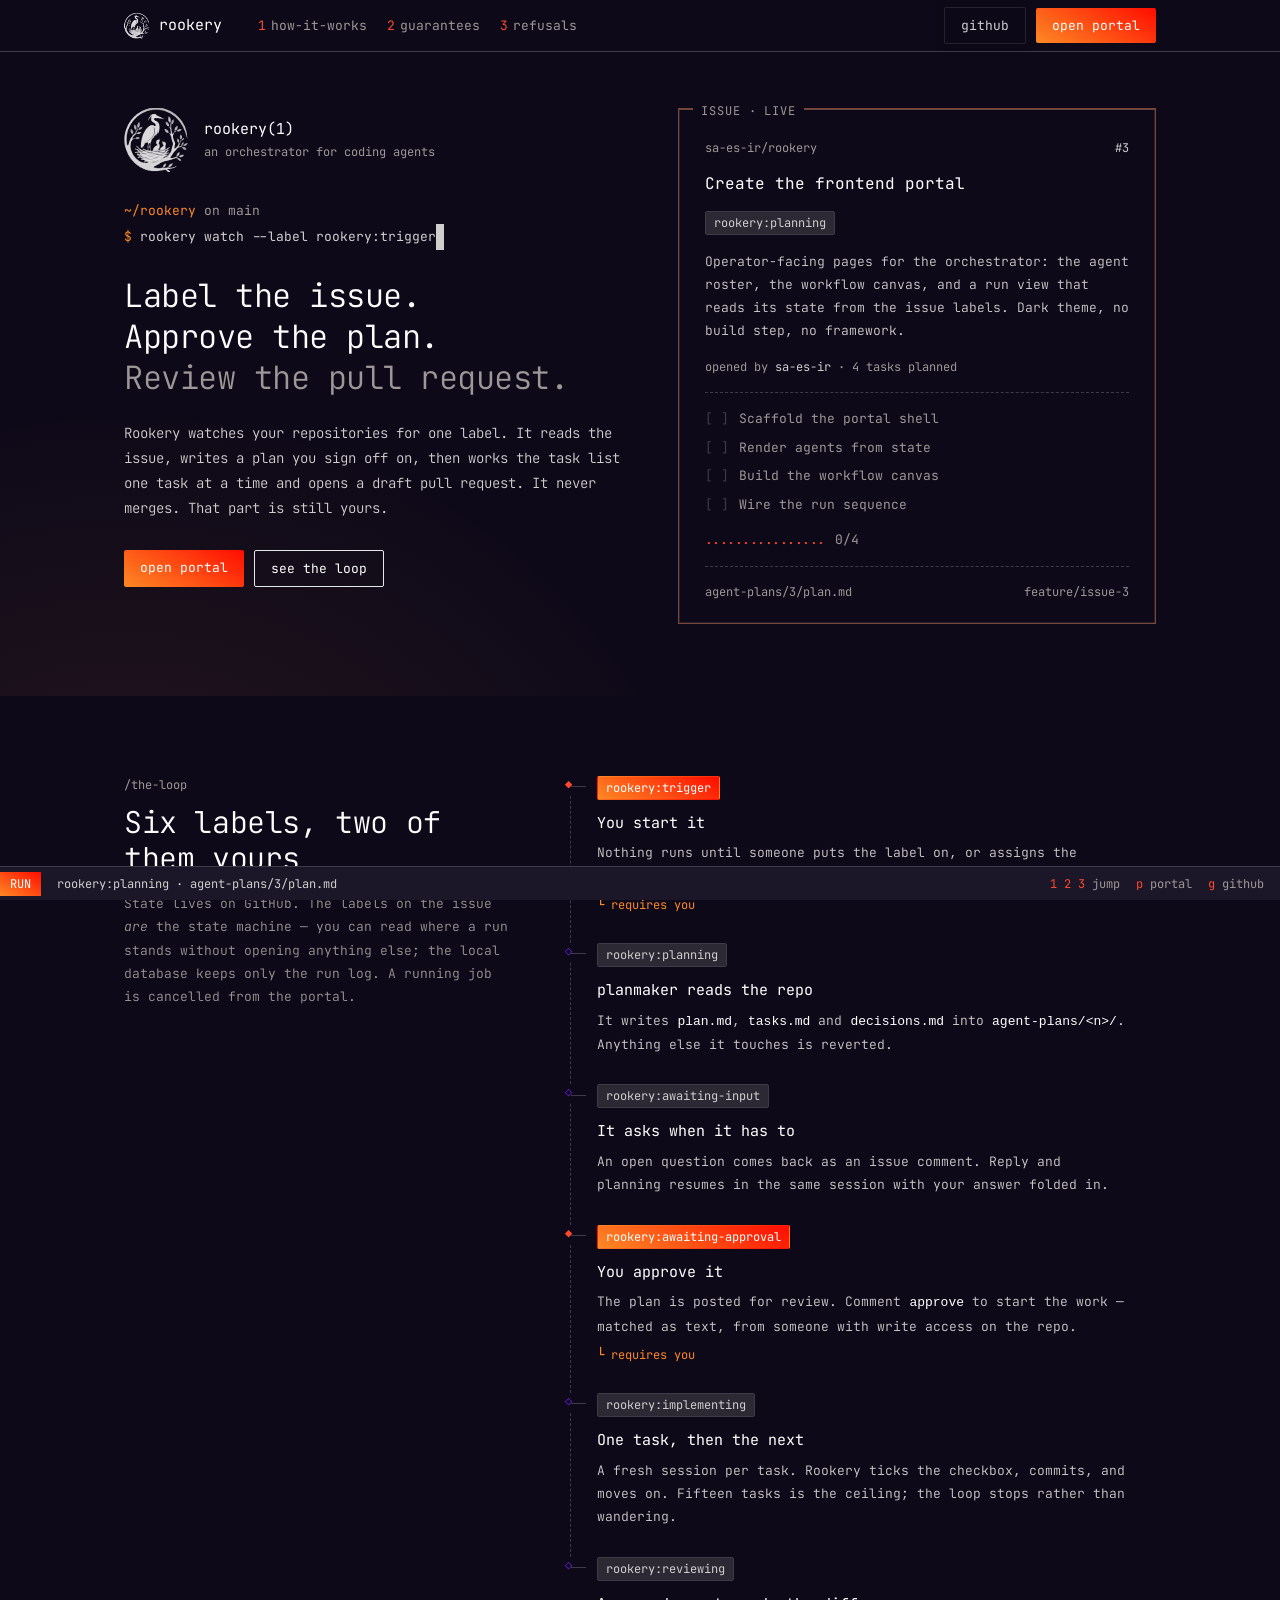
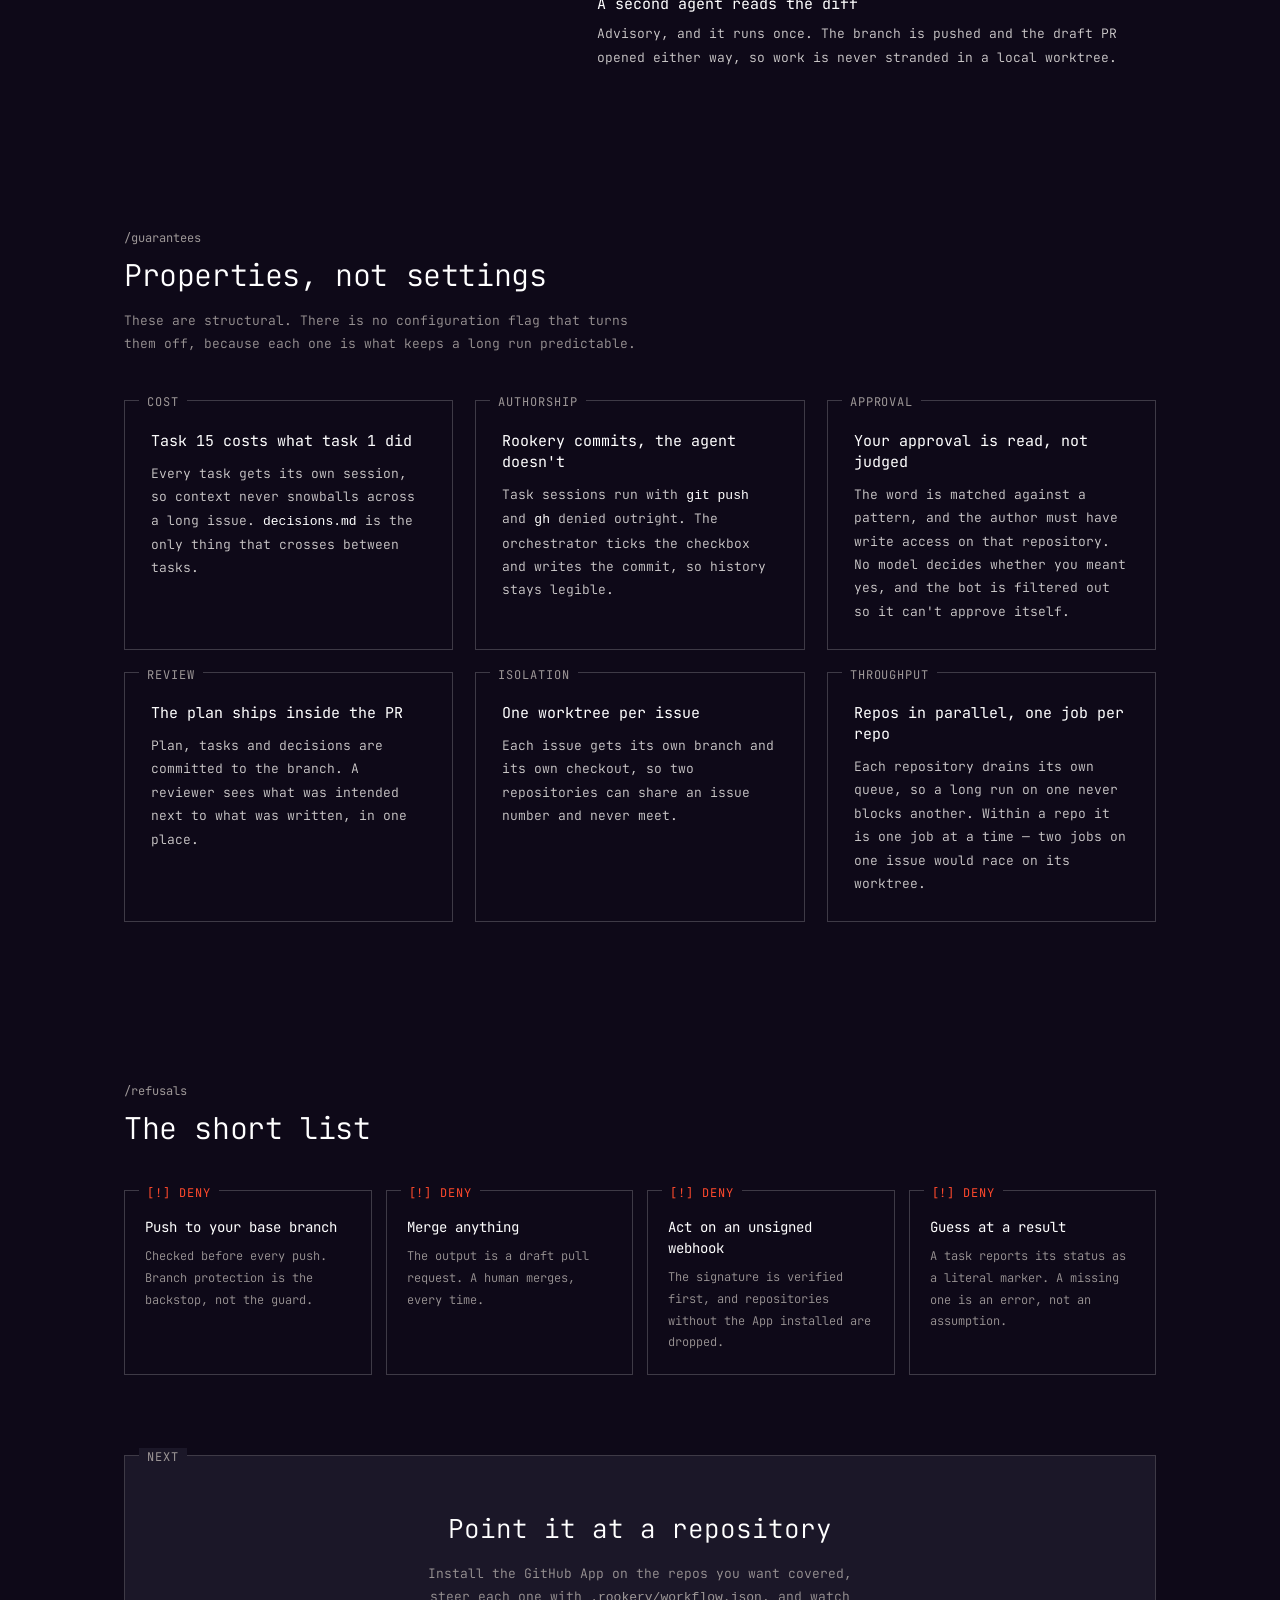
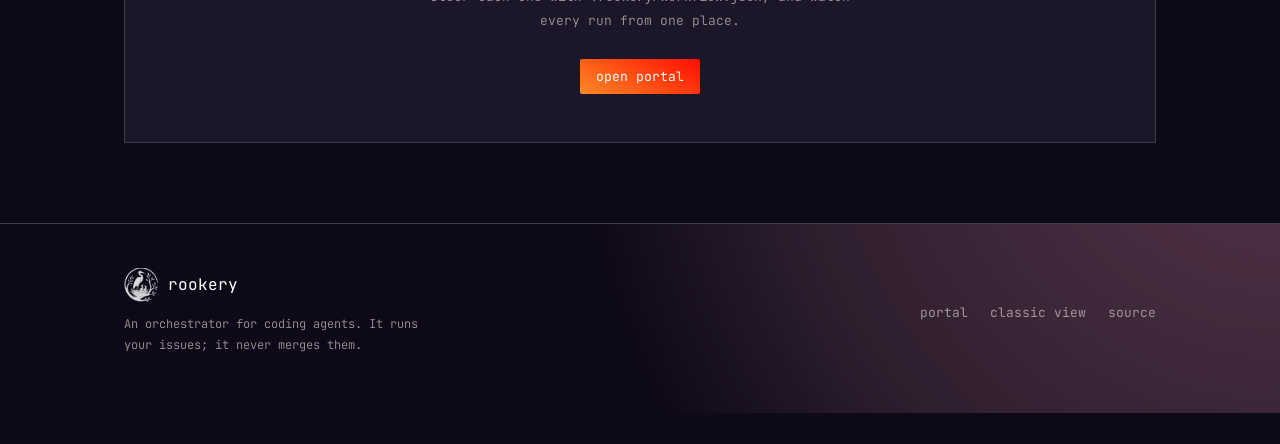
<file: ui/tui/index.html>
<!doctype html>
<html lang="en">
<meta charset="utf-8">
<meta name="viewport" content="width=device-width,initial-scale=1">
<title>rookery(1) — agents that work your issue queue</title>
<meta name="description" content="Label a GitHub issue. Rookery plans it, waits for your approval, works through the tasks one at a time, and opens a draft pull request.">
<link rel="preconnect" href="https://fonts.googleapis.com">
<link rel="preconnect" href="https://fonts.gstatic.com" crossorigin>
<link href="https://fonts.googleapis.com/css2?family=JetBrains+Mono:wght@300;400;500&display=swap" rel="stylesheet">
<link rel="icon" href="../rookery.png">
<link rel="stylesheet" href="styles.css">

<header class="nav"><div class="wrap">
  <a class="logo" href="index.html"><span class="mark"><img src="../rookery.png" alt=""></span>rookery</a>
  <nav>
    <a href="#how"><b>1</b>how-it-works</a>
    <a href="#invariants"><b>2</b>guarantees</a>
    <a href="#refusals"><b>3</b>refusals</a>
  </nav>
  <div class="right">
    <a class="frost" href="https://github.com/sa-es-ir/rookery">github</a>
    <a class="cta" href="../portal.html">open portal</a>
  </div>
</div></header>

<section class="hero"><div class="wrap">
  <div class="copy">
    <div class="crest">
      <span class="mark"><img src="../rookery.png" alt="Rookery"></span>
      <div><b>rookery(1)</b><span class="sub">an orchestrator for coding agents</span></div>
    </div>
    <p class="shell-line"><span class="p">~/rookery</span> <span class="dim">on</span> main<br>
      <span class="p">$</span> <span class="cmd">rookery watch --label rookery:trigger</span><span class="cur">_</span></p>
    <h1>Label the issue.<br>Approve the plan.<br><em>Review the pull request.</em></h1>
    <p class="lede">Rookery watches your repositories for one label. It reads the issue,
      writes a plan you sign off on, then works the task list one task at a time and opens a
      draft pull request. It never merges. That part is still yours.</p>
    <div class="actions">
      <a class="cta" href="../portal.html">open portal</a>
      <a class="ghost" href="#how">see the loop</a>
    </div>
  </div>

  <article class="box hot issue" aria-label="Example issue, running">
    <span class="cap">issue · live</span>
    <div class="top"><span>sa-es-ir/rookery</span><span class="num">#3</span></div>
    <h2>Create the frontend portal</h2>
    <div class="labels" id="labels"></div>
    <p class="body">Operator-facing pages for the orchestrator: the agent roster, the workflow
      canvas, and a run view that reads its state from the issue labels. Dark theme, no build
      step, no framework.</p>
    <div class="by">opened by <b>sa-es-ir</b> · 4 tasks planned</div>
    <div class="rule"></div>
    <ul class="tasks" id="tasks">
      <li><span class="bx">[ ]</span><span class="txt">Scaffold the portal shell</span></li>
      <li><span class="bx">[ ]</span><span class="txt">Render agents from state</span></li>
      <li><span class="bx">[ ]</span><span class="txt">Build the workflow canvas</span></li>
      <li><span class="bx">[ ]</span><span class="txt">Wire the run sequence</span></li>
    </ul>
    <div class="bar"><span class="fill" id="bar"></span><span id="count">0/4</span></div>
    <div class="rule"></div>
    <div class="foot"><span id="foot">agent-plans/3/tasks.md</span><span>feature/issue-3</span></div>
  </article>
</div></section>

<section class="sec" id="how"><div class="wrap tree-grid">
  <div class="sec-head">
    <div class="eyebrow">/the-loop</div>
    <h2>Six labels, two of them yours</h2>
    <p>State lives on GitHub. The labels on the issue <em>are</em> the state machine — you
      can read where a run stands without opening anything else; the local database keeps
      only the run log. A running job is cancelled from the portal.</p>
  </div>
  <ol class="tree">
    <li class="gate"><span class="pin">◆</span><span class="lbl live">rookery:trigger</span>
      <h3>You start it</h3>
      <p>Nothing runs until someone puts the label on, or assigns the agent's account. There is no polling and no autonomous pickup.</p>
      <span class="you">└ requires you</span></li>
    <li><span class="pin">◇</span><span class="lbl">rookery:planning</span>
      <h3>planmaker reads the repo</h3>
      <p>It writes <code>plan.md</code>, <code>tasks.md</code> and
        <code>decisions.md</code> into <code>agent-plans/&lt;n&gt;/</code>. Anything else it touches is reverted.</p></li>
    <li><span class="pin">◇</span><span class="lbl">rookery:awaiting-input</span>
      <h3>It asks when it has to</h3>
      <p>An open question comes back as an issue comment. Reply and planning resumes in the
        same session with your answer folded in.</p></li>
    <li class="gate"><span class="pin">◆</span><span class="lbl live">rookery:awaiting-approval</span>
      <h3>You approve it</h3>
      <p>The plan is posted for review. Comment <code>approve</code> to start the
        work — matched as text, from someone with write access on the repo.</p>
      <span class="you">└ requires you</span></li>
    <li><span class="pin">◇</span><span class="lbl">rookery:implementing</span>
      <h3>One task, then the next</h3>
      <p>A fresh session per task. Rookery ticks the checkbox, commits, and moves on. Fifteen
        tasks is the ceiling; the loop stops rather than wandering.</p></li>
    <li><span class="pin">◇</span><span class="lbl">rookery:reviewing</span>
      <h3>A second agent reads the diff</h3>
      <p>Advisory, and it runs once. The branch is pushed and the draft PR opened either way,
        so work is never stranded in a local worktree.</p></li>
  </ol>
</div></section>

<section class="sec" id="invariants"><div class="wrap">
  <div class="sec-head">
    <div class="eyebrow">/guarantees</div>
    <h2>Properties, not settings</h2>
    <p>These are structural. There is no configuration flag that turns them off, because
      each one is what keeps a long run predictable.</p>
  </div>
  <div class="cards">
    <div class="box"><span class="cap">cost</span>
      <h3>Task 15 costs what task 1 did</h3>
      <p>Every task gets its own session, so context never snowballs across a long issue.
        <code>decisions.md</code> is the only thing that crosses between tasks.</p></div>
    <div class="box"><span class="cap">authorship</span>
      <h3>Rookery commits, the agent doesn't</h3>
      <p>Task sessions run with <code>git push</code> and <code>gh</code> denied outright.
        The orchestrator ticks the checkbox and writes the commit, so history stays legible.</p></div>
    <div class="box"><span class="cap">approval</span>
      <h3>Your approval is read, not judged</h3>
      <p>The word is matched against a pattern, and the author must have write access on that repository.
        No model decides whether you meant yes, and the bot is filtered out so it can't approve itself.</p></div>
    <div class="box"><span class="cap">review</span>
      <h3>The plan ships inside the PR</h3>
      <p>Plan, tasks and decisions are committed to the branch. A reviewer sees what was
        intended next to what was written, in one place.</p></div>
    <div class="box"><span class="cap">isolation</span>
      <h3>One worktree per issue</h3>
      <p>Each issue gets its own branch and its own checkout, so two repositories can share an
        issue number and never meet.</p></div>
    <div class="box"><span class="cap">throughput</span>
      <h3>Repos in parallel, one job per repo</h3>
      <p>Each repository drains its own queue, so a long run on one never blocks another.
        Within a repo it is one job at a time — two jobs on one issue would race on its worktree.</p></div>
  </div>
</div></section>

<section class="sec" id="refusals"><div class="wrap">
  <div class="sec-head">
    <div class="eyebrow">/refusals</div>
    <h2>The short list</h2>
  </div>
  <div class="refuse">
    <div class="box"><span class="cap">[!] deny</span><b>Push to your base branch</b>
      <p>Checked before every push. Branch protection is the backstop, not the guard.</p></div>
    <div class="box"><span class="cap">[!] deny</span><b>Merge anything</b>
      <p>The output is a draft pull request. A human merges, every time.</p></div>
    <div class="box"><span class="cap">[!] deny</span><b>Act on an unsigned webhook</b>
      <p>The signature is verified first, and repositories without the App installed are dropped.</p></div>
    <div class="box"><span class="cap">[!] deny</span><b>Guess at a result</b>
      <p>A task reports its status as a literal marker. A missing one is an error, not an assumption.</p></div>
  </div>
</div></section>

<div class="wrap"><section class="box close">
  <span class="cap">next</span>
  <h2>Point it at a repository</h2>
  <p>Install the GitHub App on the repos you want covered, steer each one with
    <code>.rookery/workflow.json</code>, and watch every run from one place.</p>
  <a class="cta" href="../portal.html">open portal</a>
</section></div>

<footer><div class="wrap">
  <div>
    <a class="logo" href="index.html"><span class="mark"><img src="../rookery.png" alt=""></span>rookery</a>
    <p>An orchestrator for coding agents. It runs your issues; it never merges them.</p>
  </div>
  <div class="links">
    <a href="../portal.html">portal</a>
    <a href="../index.html">classic view</a>
    <a href="https://github.com/sa-es-ir/rookery">source</a>
  </div>
</div></footer>

<div class="statusbar">
  <span class="mode">RUN</span>
  <span class="phase" id="sphase">idle</span>
  <span class="keys" aria-hidden="true">
    <span><b class="key">1</b> <b class="key">2</b> <b class="key">3</b> jump</span>
    <span><b class="key">p</b> portal</span>
    <span><b class="key">g</b> github</span>
  </span>
</div>

<script>
// Same demo loop as ../index.html, drawn with checkbox glyphs, a spinner and a progress bar.
// ponytail: a script, not a state machine — it is a demo, not the product.
const PHASES = [
  {label:'rookery:trigger',           cls:'live', hold:1400, foot:'labelled by @sa-es-ir'},
  {label:'rookery:planning',          cls:'',     hold:2200, foot:'agent-plans/3/plan.md'},
  {label:'rookery:awaiting-approval', cls:'live', hold:2400, foot:'waiting for approve'},
  {label:'rookery:implementing',      cls:'',     hold:0,    foot:'agent-plans/3/tasks.md'},
  {label:'rookery:reviewing',         cls:'',     hold:1800, foot:'reviewer reading the diff'},
  {label:'rookery:done',              cls:'ok',   hold:3000, foot:'draft PR #14 opened'},
];
const SPIN = '|/-\\';
const WIDTH = 16;
const $ = id => document.getElementById(id);
const items = [...document.querySelectorAll('#tasks li')];
const still = matchMedia('(prefers-reduced-motion: reduce)').matches;
const wait = ms => new Promise(r => setTimeout(r, ms));

function show(p){
  $('labels').innerHTML = '<span class="lbl ' + p.cls + '">' + p.label + '</span>';
  $('foot').textContent = p.foot;
  $('sphase').textContent = p.label + '  ·  ' + p.foot;
}
function paint(li, frame){
  li.querySelector('.bx').textContent =
    li.className === 'done' ? '[x]' : li.className === 'on' ? '[' + SPIN[frame % 4] + ']' : '[ ]';
}
function progress(){
  const n = items.filter(li => li.className === 'done').length;
  const f = Math.round(n / items.length * WIDTH);
  $('bar').textContent = '#'.repeat(f) + '.'.repeat(WIDTH - f);
  $('count').textContent = n + '/' + items.length;
}

async function loop(){
  let frame = 0;
  setInterval(() => {
    const on = items.find(li => li.className === 'on');
    if (on) paint(on, ++frame);
  }, 110);
  for(;;){
    items.forEach(li => { li.className = ''; paint(li, 0); });
    progress();
    for (const p of PHASES){
      show(p);
      if (p.label === 'rookery:implementing'){
        for (const li of items){
          li.className = 'on'; paint(li, frame); await wait(900);
          li.className = 'done'; paint(li, 0); progress(); await wait(300);
        }
      } else await wait(p.hold);
    }
    await wait(1200);
  }
}

if (still){
  show(PHASES[5]);
  items.forEach(li => { li.className = 'done'; paint(li, 0); });
  progress();
} else loop();

// Keybindings. A status bar that advertises keys it doesn't bind is worse than no status bar.
const GO = {'1':'#how','2':'#invariants','3':'#refusals'};
addEventListener('keydown', e => {
  if (e.metaKey || e.ctrlKey || e.altKey || /^(INPUT|TEXTAREA)$/.test(e.target.tagName)) return;
  if (GO[e.key]) document.querySelector(GO[e.key]).scrollIntoView({behavior: still ? 'auto' : 'smooth'});
  else if (e.key === 'p') location.href = 'portal.html';
  else if (e.key === 'g') location.href = 'https://github.com/sa-es-ir/rookery';
});
</script>
</file>
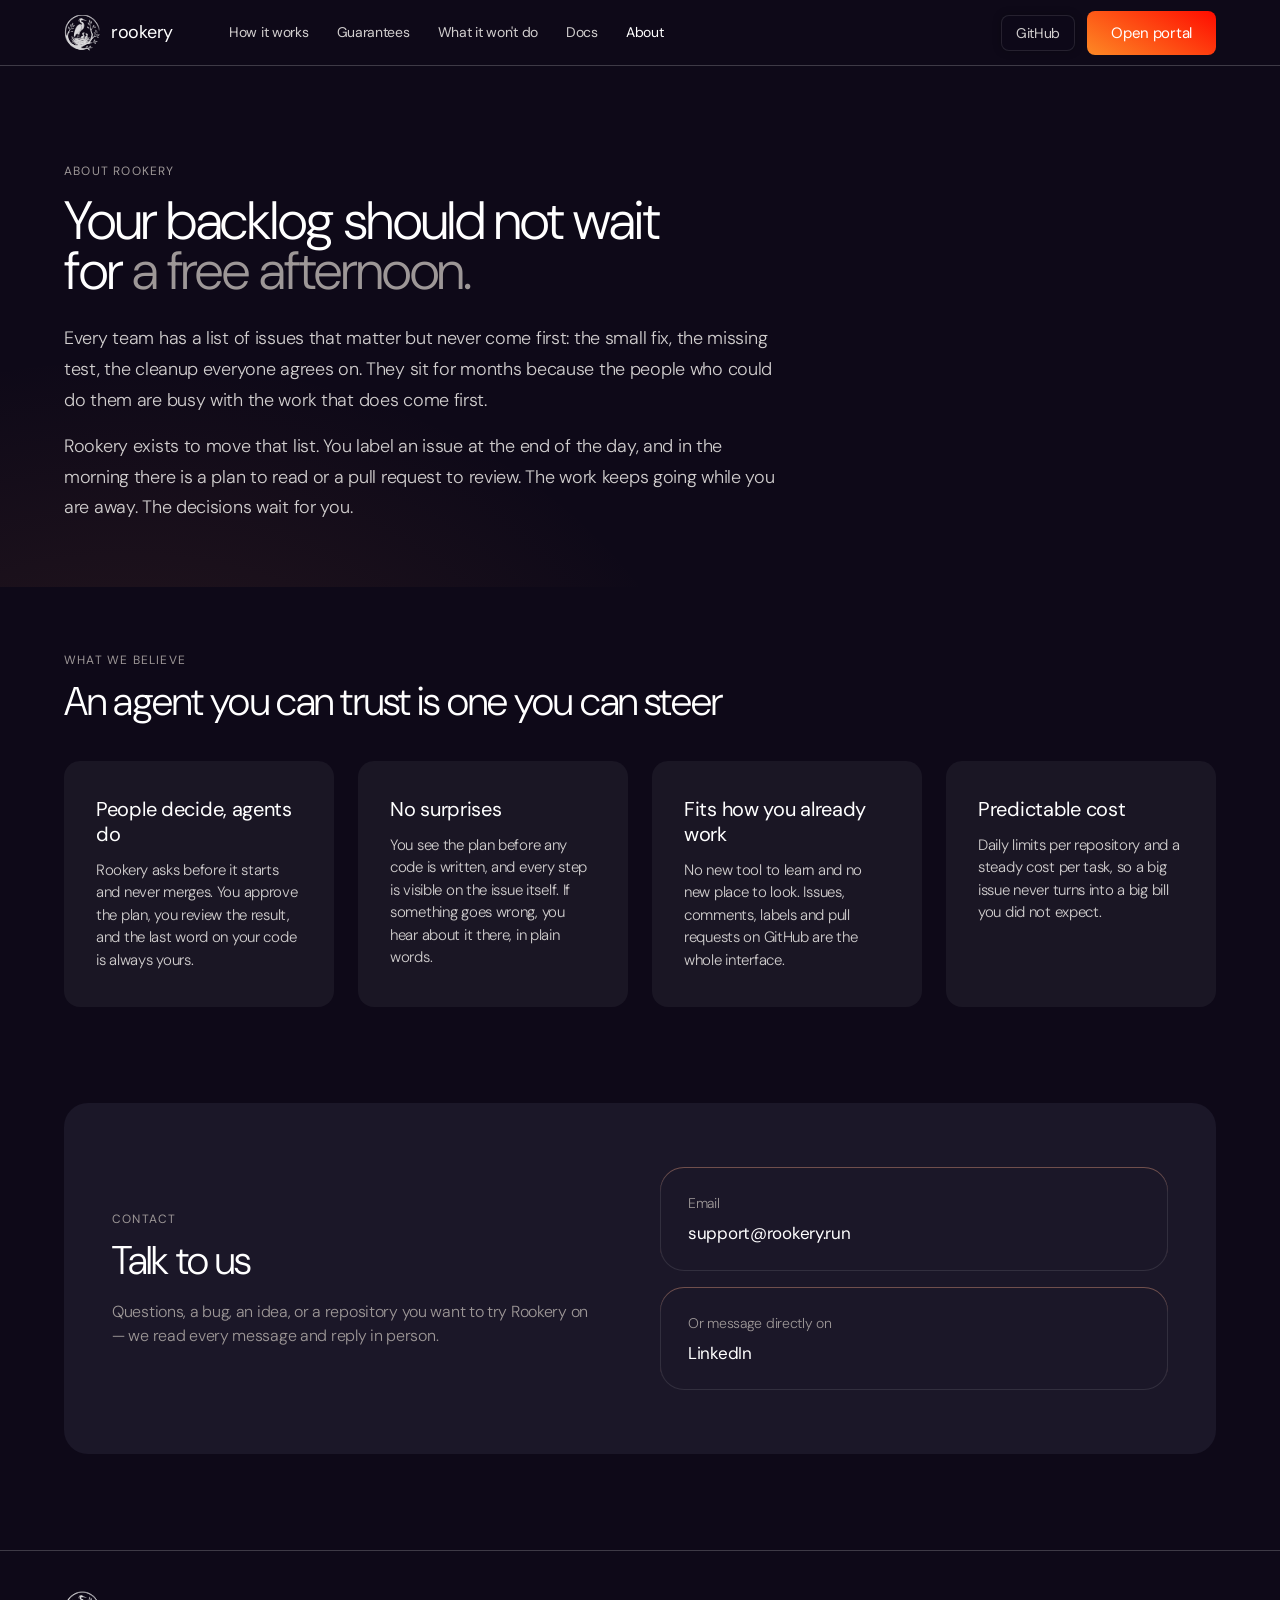
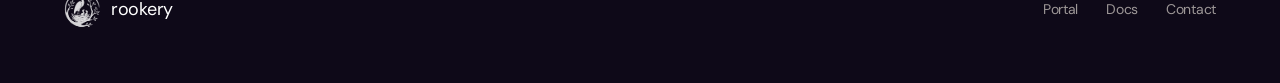
<file: ui/about.html>
<!doctype html>
<html lang="en">
<meta charset="utf-8">
<meta name="viewport" content="width=device-width,initial-scale=1">
<title>Rookery — About</title>
<meta name="description" content="Why Rookery exists, what it stands for, and how to reach us.">
<meta property="og:type" content="website">
<meta property="og:site_name" content="Rookery">
<meta property="og:url" content="https://rookery.run/about.html">
<meta property="og:title" content="Rookery — About">
<meta property="og:description" content="Why Rookery exists, what it stands for, and how to reach us.">
<meta property="og:image" content="https://rookery.run/og.png">
<meta property="og:image:width" content="1200">
<meta property="og:image:height" content="630">
<meta property="og:image:alt" content="Rookery: label the issue, approve the plan, review the pull request.">
<meta name="twitter:card" content="summary_large_image">
<link rel="preconnect" href="https://fonts.googleapis.com">
<link rel="preconnect" href="https://fonts.gstatic.com" crossorigin>
<link href="https://fonts.googleapis.com/css2?family=DM+Sans:wght@300;400;500&family=JetBrains+Mono:wght@400;500&display=swap" rel="stylesheet">
<link rel="icon" href="rookery.png">
<link rel="stylesheet" href="styles.css">
<style>
/* nav — same bar as index.html */
.nav{height:66px;border-bottom:1px solid var(--smoke);position:sticky;top:0;background:var(--void);z-index:30}
.nav .wrap{height:100%;display:flex;align-items:center;gap:32px}
.nav nav{display:none;gap:28px;margin-left:24px}
.nav nav a{font-size:14px;color:var(--ash)}
.nav nav a:hover,.nav nav a.on{color:#fff}
.nav .right{margin-left:auto;display:flex;align-items:center;gap:12px}
@media(min-width:900px){.nav nav{display:flex}}
@media(max-width:560px){.nav .frost{display:none}}

.intro{padding:96px 0 64px;position:relative;overflow:hidden}
.intro::before{content:"";position:absolute;inset:0;pointer-events:none;
  background:radial-gradient(126% 234% at 10% 142%,rgba(217,126,75,.133) 0%,rgba(255,255,255,0) 37%)}
.intro .wrap{position:relative}
.intro h1{font-size:clamp(36px,5vw,54px);line-height:.92;letter-spacing:-1.08px;margin-top:16px;max-width:18ch}
.intro h1 em{font-style:normal;color:var(--fog)}
.intro p{margin-top:28px;font-size:18px;line-height:1.7;font-weight:300;max-width:60ch}
.intro p + p{margin-top:16px}

.sec{padding:64px 0}
.sec h2{font-size:clamp(28px,4vw,40px);line-height:1;letter-spacing:-.86px;margin:12px 0 40px}
.cards{display:grid;gap:24px}
@media(min-width:620px){.cards{grid-template-columns:1fr 1fr}}
@media(min-width:1080px){.cards{grid-template-columns:repeat(4,1fr)}}
.card{background:var(--surface);border-radius:16px;padding:36px 32px}
.card h3{font-size:20px;font-weight:400;line-height:1.25;margin-bottom:12px}
.card p{font-weight:300;font-size:15px}

.contact{background:var(--panel);border-radius:24px;padding:64px 48px;margin:32px 0 96px;
  display:grid;gap:40px}
@media(min-width:900px){.contact{grid-template-columns:1fr 1fr;align-items:center}}
.contact h2{font-size:clamp(28px,4vw,40px);line-height:1;letter-spacing:-.86px;margin-top:12px}
.contact p{margin-top:20px;color:var(--fog);font-weight:300;max-width:44ch}
.ways{display:grid;gap:16px}
.way{display:block;box-shadow:var(--inset);border-radius:24px;padding:24px 28px;transition:background .2s}
.way:hover{background:rgba(255,255,255,.03)}
.way b{display:block;color:#fff;font-weight:400;font-size:17px;margin-top:6px;overflow-wrap:anywhere}
.way span{font-size:14px;color:var(--fog);font-weight:300}

footer{border-top:1px solid var(--smoke);padding:40px 0 56px}
footer .wrap{display:flex;flex-wrap:wrap;gap:24px;justify-content:space-between;align-items:center}
footer .links{display:flex;flex-wrap:wrap;gap:28px;font-size:14px;color:var(--fog)}
footer .links a:hover{color:#fff}

@media(max-width:600px){
  .intro{padding:56px 0 40px}
  .sec{padding:40px 0}
  .card{padding:28px 24px}
  .contact{padding:40px 24px;margin-bottom:64px}
}
</style>

<header class="nav"><div class="wrap">
  <a class="logo" href="index.html"><span class="mark"><img src="rookery.png" alt=""></span>rookery</a>
  <nav>
    <a href="index.html#how">How it works</a>
    <a href="index.html#invariants">Guarantees</a>
    <a href="index.html#refusals">What it won't do</a>
    <a href="docs.html">Docs</a>
    <a class="on" href="about.html">About</a>
  </nav>
  <div class="right">
    <a class="frost" href="https://github.com/sa-es-ir/rookery">GitHub</a>
    <a class="cta" href="portal.html">Open portal</a>
  </div>
</div></header>

<section class="intro"><div class="wrap">
  <div class="eyebrow">About Rookery</div>
  <h1>Your backlog should not wait for <em>a free afternoon.</em></h1>
  <p>Every team has a list of issues that matter but never come first: the small fix, the
    missing test, the cleanup everyone agrees on. They sit for months because the people who
    could do them are busy with the work that does come first.</p>
  <p>Rookery exists to move that list. You label an issue at the end of the day, and in the
    morning there is a plan to read or a pull request to review. The work keeps going while
    you are away. The decisions wait for you.</p>
</div></section>

<section class="sec"><div class="wrap">
  <div class="eyebrow">What we believe</div>
  <h2>An agent you can trust is one you can steer</h2>
  <div class="cards">
    <div class="card">
      <h3>People decide, agents do</h3>
      <p>Rookery asks before it starts and never merges. You approve the plan, you review the
        result, and the last word on your code is always yours.</p>
    </div>
    <div class="card">
      <h3>No surprises</h3>
      <p>You see the plan before any code is written, and every step is visible on the issue
        itself. If something goes wrong, you hear about it there, in plain words.</p>
    </div>
    <div class="card">
      <h3>Fits how you already work</h3>
      <p>No new tool to learn and no new place to look. Issues, comments, labels and pull
        requests on GitHub are the whole interface.</p>
    </div>
    <div class="card">
      <h3>Predictable cost</h3>
      <p>Daily limits per repository and a steady cost per task, so a big issue never turns
        into a big bill you did not expect.</p>
    </div>
  </div>
</div></section>

<div class="wrap"><section class="contact" id="contact">
  <div>
    <div class="eyebrow">Contact</div>
    <h2>Talk to us</h2>
    <p>Questions, a bug, an idea, or a repository you want to try Rookery on — we read every
      message and reply in person.</p>
  </div>
  <div class="ways">
    <a class="way" href="mailto:support@rookery.run"><span>Email</span><b>support@rookery.run</b></a>
    <a class="way" href="https://www.linkedin.com/in/sa-es-ir/" target="_blank" rel="noopener"><span>Or message directly on</span><b>LinkedIn</b></a>
  </div>
</section></div>

<footer><div class="wrap">
  <a class="logo" href="index.html"><span class="mark"><img src="rookery.png" alt=""></span>rookery</a>
  <div class="links">
    <a href="portal.html">Portal</a>
    <a href="docs.html">Docs</a>
    <a href="about.html#contact">Contact</a>
  </div>
</div></footer>
</file>
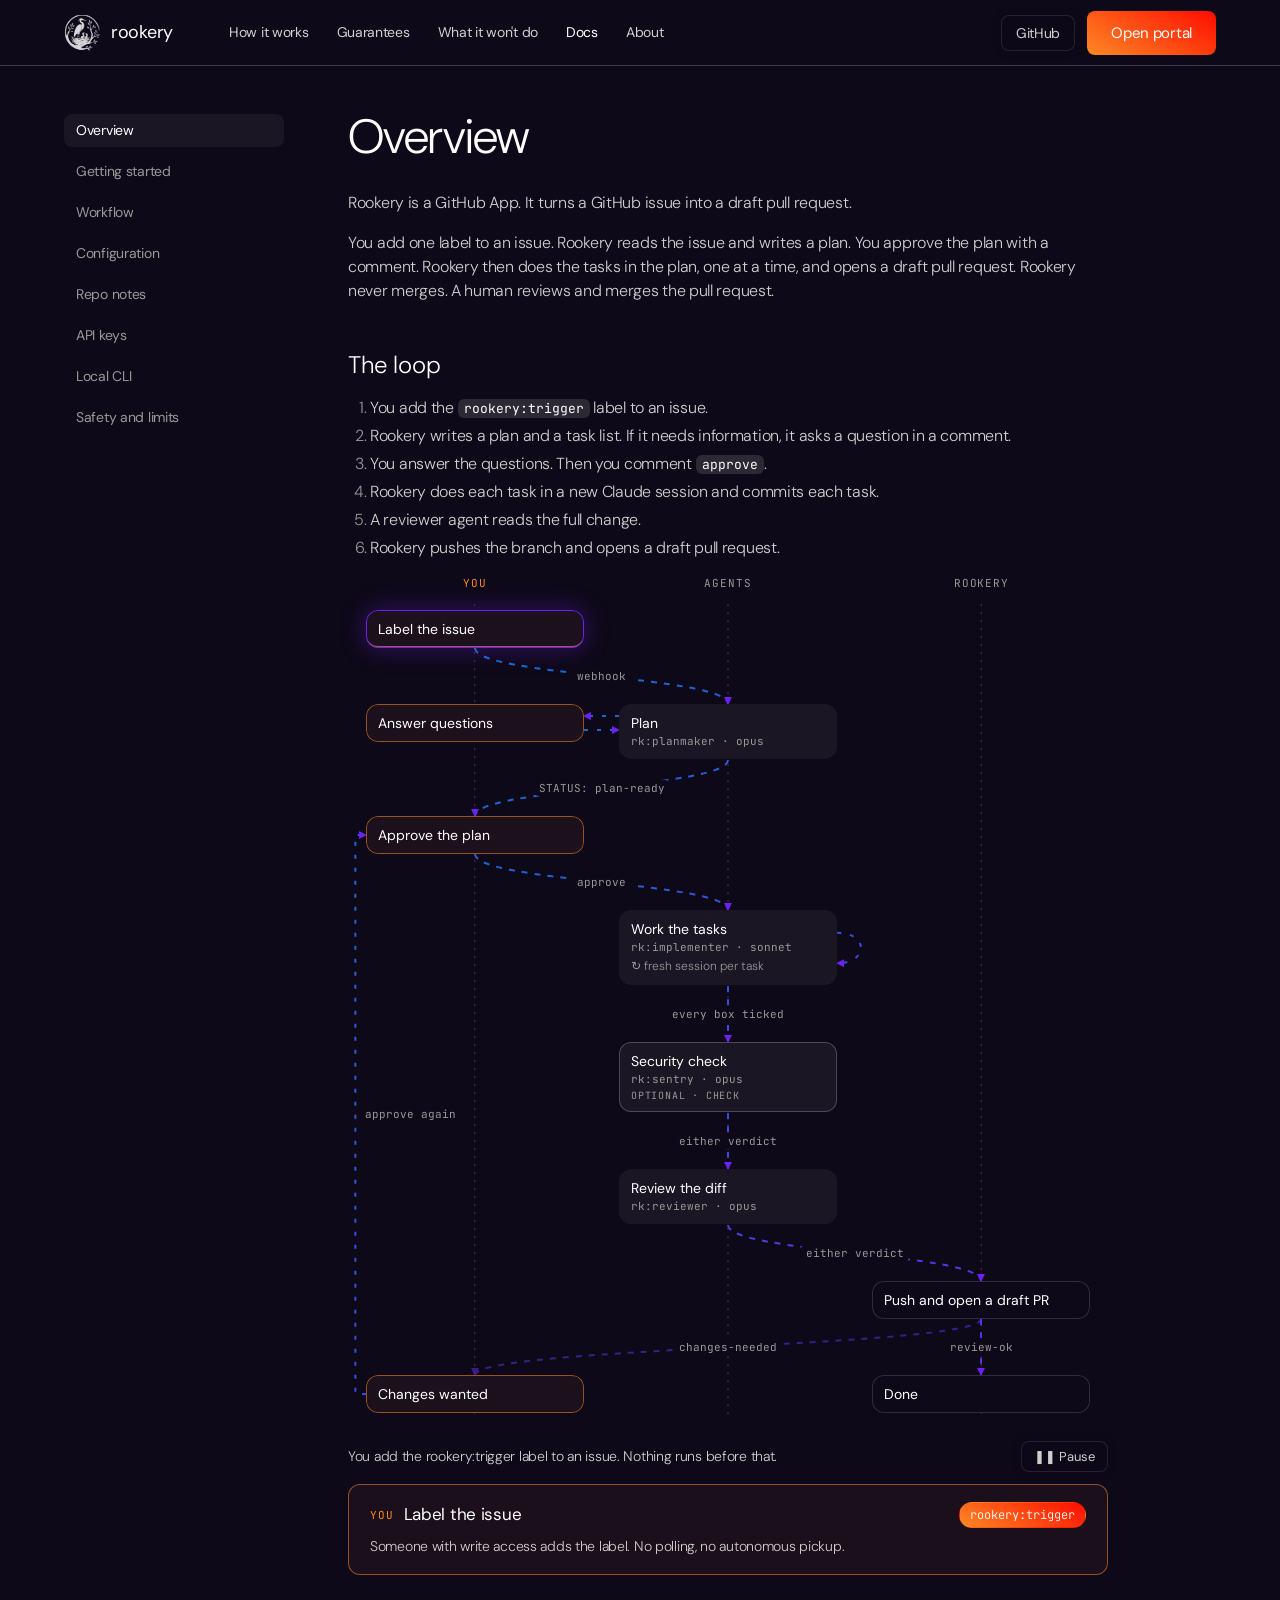
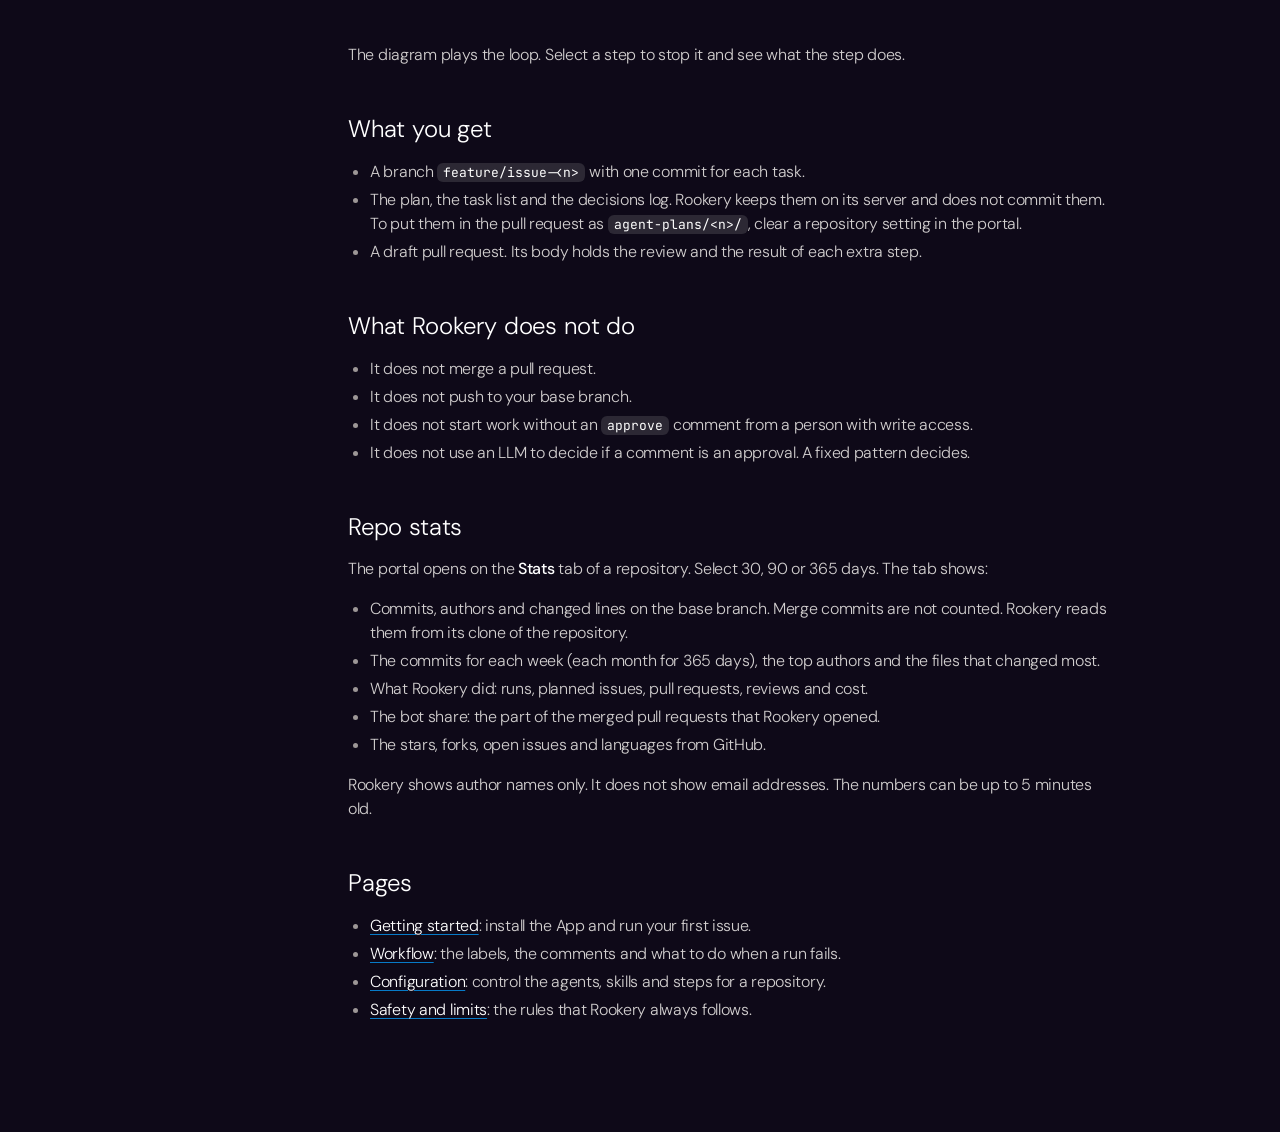
<file: ui/docs.html>
<!doctype html>
<html lang="en">
<meta charset="utf-8">
<meta name="viewport" content="width=device-width,initial-scale=1">
<title>Rookery — Docs</title>
<meta name="description" content="How Rookery works: setup, the issue workflow, configuration and limits.">
<meta property="og:type" content="website">
<meta property="og:site_name" content="Rookery">
<meta property="og:url" content="https://rookery.run/docs.html">
<meta property="og:title" content="Rookery — Docs">
<meta property="og:description" content="How Rookery works: setup, the issue workflow, configuration and limits.">
<meta property="og:image" content="https://rookery.run/og.png">
<meta property="og:image:width" content="1200">
<meta property="og:image:height" content="630">
<meta property="og:image:alt" content="Rookery: label the issue, approve the plan, review the pull request.">
<meta name="twitter:card" content="summary_large_image">
<link rel="preconnect" href="https://fonts.googleapis.com">
<link rel="preconnect" href="https://fonts.gstatic.com" crossorigin>
<link href="https://fonts.googleapis.com/css2?family=DM+Sans:wght@300;400;500&family=JetBrains+Mono:wght@400;500&display=swap" rel="stylesheet">
<link rel="icon" href="rookery.png">
<link rel="stylesheet" href="styles.css">
<style>
/* nav — same bar as index.html */
.nav{height:66px;border-bottom:1px solid var(--smoke);position:sticky;top:0;background:var(--void);z-index:30}
.nav .wrap{height:100%;display:flex;align-items:center;gap:32px}
.nav nav{display:none;gap:28px;margin-left:24px}
.nav nav a{font-size:14px;color:var(--ash)}
.nav nav a:hover,.nav nav a.on{color:#fff}
.nav .right{margin-left:auto;display:flex;align-items:center;gap:12px}
@media(min-width:900px){.nav nav{display:flex}}
@media(max-width:560px){.nav .frost{display:none}}

.docs{display:grid;gap:40px;padding:48px 24px 96px}
@media(min-width:900px){.docs{grid-template-columns:220px minmax(0,760px);gap:64px}}
.toc{display:flex;flex-wrap:wrap;gap:8px;align-self:start}
.toc a{font-size:14px;color:var(--fog);padding:6px 12px;border-radius:8px}
.toc a:hover{color:#fff}
.toc a.on{color:#fff;background:var(--surface)}
@media(min-width:900px){.toc{flex-direction:column;position:sticky;top:106px}}

/* the rendered markdown */
.md{min-width:0;font-weight:300}
.md h1{font-size:48px;line-height:.94;letter-spacing:-.86px;margin-bottom:32px}
.md h2{font-size:24px;line-height:1.2;letter-spacing:-.17px;margin:48px 0 16px}
.md h3{font-size:18px;font-weight:400;margin:32px 0 12px}
.md p,.md ul,.md ol,.md pre,.md .tbl{margin:0 0 16px}
.md ul,.md ol{padding-left:22px}
.md ul{list-style:disc}
.md ol{list-style:decimal}
.md li{margin:4px 0}
.md li::marker{color:var(--fog)}
.md b{font-weight:500;color:#fff}
.md a{color:#fff;text-decoration:underline;text-decoration-color:#077ac7;text-underline-offset:3px}
.md a:hover{text-decoration-color:rgb(107,33,239)}
.md code{font:400 13px var(--mono);letter-spacing:0;color:#fff;background:var(--shell);padding:1px 6px;border-radius:6px}
.md pre{background:var(--surface);border-radius:12px;padding:18px 20px;overflow-x:auto}
.md pre code{background:none;padding:0;color:var(--ash);line-height:1.6}
.md .tbl{overflow-x:auto}
.md table{border-collapse:collapse;width:100%;font-size:14px}
.md th{text-align:left;font-weight:400;color:#fff;border-bottom:1px solid var(--smoke);padding:10px 12px}
@media(min-width:600px){.md td code{white-space:nowrap}}
@media(max-width:599px){.md td code{overflow-wrap:anywhere}}
.md .md-flow{margin:8px 0 32px}
.md .md-flow h3{font-size:17px;margin:0}   /* undo the article's h3/p/b rules inside the diagram */
.md .md-flow p{margin:0}
.md .md-flow b{font-weight:400}
.md td{border-bottom:1px solid var(--smoke);padding:10px 12px;vertical-align:top}
@media(max-width:600px){.md h1{font-size:36px}}
</style>

<header class="nav"><div class="wrap">
  <a class="logo" href="index.html"><span class="mark"><img src="rookery.png" alt=""></span>rookery</a>
  <nav>
    <a href="index.html#how">How it works</a>
    <a href="index.html#invariants">Guarantees</a>
    <a href="index.html#refusals">What it won't do</a>
    <a class="on" href="docs.html">Docs</a>
    <a href="about.html">About</a>
  </nav>
  <div class="right">
    <a class="frost" href="https://github.com/sa-es-ir/rookery">GitHub</a>
    <a class="cta" href="portal.html">Open portal</a>
  </div>
</div></header>

<main class="wrap docs">
  <nav class="toc" id="toc" aria-label="Docs pages"></nav>
  <article class="md" id="page"></article>
</main>

<script src="flow.js"></script>
<script>
// Pages live in docs/<name>.md and are served by web.py at /docs/<name>.md.
const PAGES = [["overview", "Overview"], ["getting-started", "Getting started"], ["workflow", "Workflow"],
  ["configuration", "Configuration"], ["memory", "Repo notes"], ["keys", "API keys"], ["cli", "Local CLI"], ["safety", "Safety and limits"]];

// ponytail: a small markdown subset (headings, lists, tables, code, bold/italic, links) — the docs use no more.
// Every bit of source text goes through esc() before it becomes markup.
const esc = s => s.replace(/[&<>"']/g, c => ({"&": "&amp;", "<": "&lt;", ">": "&gt;", '"': "&quot;", "'": "&#39;"}[c]));
// x.md is another docs page; http(s) and same-site paths pass; anything else (javascript:) goes nowhere
const href = u => /^[\w-]+\.md$/.test(u) ? "#" + u.slice(0, -3) : /^(https?:\/\/|\/)/.test(u) ? u : "#";
const inline = s => s.split(/(`[^`]+`)/).map(p => /^`[^`]+`$/.test(p) ? `<code>${esc(p.slice(1, -1))}</code>`
  : esc(p).replace(/\*\*(.+?)\*\*/g, "<b>$1</b>").replace(/\*([^*\s][^*]*)\*/g, "<i>$1</i>")
      .replace(/\[([^\]]+)\]\(([^)\s]+)\)/g, (_, t, u) => `<a href="${href(u)}">${t}</a>`)).join("");
const LI = /^\s*([-*]|\d+\.) (.*)/, BLOCK = /^(```|#{1,3} |\|)/;

function md(src) {
  const L = src.replace(/\r/g, "").split("\n"), out = [];
  for (let i = 0; i < L.length;) {
    const l = L[i];
    if (l.startsWith("```")) {
      const b = [];
      for (i++; i < L.length && !L[i].startsWith("```");) b.push(L[i++]);
      i++;
      // ```flow names a diagram from flow.js (Flow.SPECS); show() draws it once the page is in the DOM
      const flow = /^```flow\s*$/.test(l) && b.join("").trim();
      out.push(flow && Flow.SPECS[flow] ? `<div class="md-flow" data-flow="${esc(flow)}"></div>`
        : `<pre><code>${esc(b.join("\n"))}</code></pre>`);
    } else if (/^#{1,3} /.test(l)) {
      const n = l.indexOf(" ");
      out.push(`<h${n}>${inline(l.slice(n + 1))}</h${n}>`);
      i++;
    } else if (l.startsWith("|")) {
      const rows = [], cells = r => r.trim().replace(/^\||\|$/g, "").split("|").map(c => inline(c.trim()));
      while (i < L.length && L[i].startsWith("|")) rows.push(L[i++]);
      out.push(`<div class="tbl"><table><thead><tr>${cells(rows[0]).map(c => `<th>${c}</th>`).join("")}</tr></thead><tbody>`
        + rows.slice(2).map(r => `<tr>${cells(r).map(c => `<td>${c}</td>`).join("")}</tr>`).join("") + "</tbody></table></div>");
    } else if (LI.test(l)) {
      const tag = /^\s*\d/.test(l) ? "ol" : "ul", items = [];
      while (i < L.length && LI.test(L[i])) items.push(L[i++].match(LI)[2]);
      out.push(`<${tag}>${items.map(t => `<li>${inline(t)}</li>`).join("")}</${tag}>`);
    } else if (!l.trim()) {
      i++;
    } else {
      const p = [];
      while (i < L.length && L[i].trim() && !BLOCK.test(L[i]) && !LI.test(L[i])) p.push(L[i++]);
      out.push(`<p>${inline(p.join(" "))}</p>`);
    }
  }
  return out.join("");
}

const toc = document.getElementById("toc"), page = document.getElementById("page");
for (const [name, title] of PAGES) {
  const a = document.createElement("a");
  a.href = "#" + name; a.textContent = title; a.dataset.name = name;
  toc.append(a);
}

async function show() {
  const name = PAGES.some(([n]) => n === location.hash.slice(1)) ? location.hash.slice(1) : PAGES[0][0];
  for (const a of toc.children) a.classList.toggle("on", a.dataset.name === name);
  const r = await fetch(`/docs/${name}.md`);
  page.innerHTML = r.ok ? md(await r.text()) : "<p>This page is not available.</p>";
  page.querySelectorAll("[data-flow]").forEach(d => Flow.draw(d, Flow.SPECS[d.dataset.flow]));
  document.title = `Rookery — ${PAGES.find(([n]) => n === name)[1]}`;
  scrollTo(0, 0);
}
addEventListener("hashchange", show);
show();
</script>
</file>
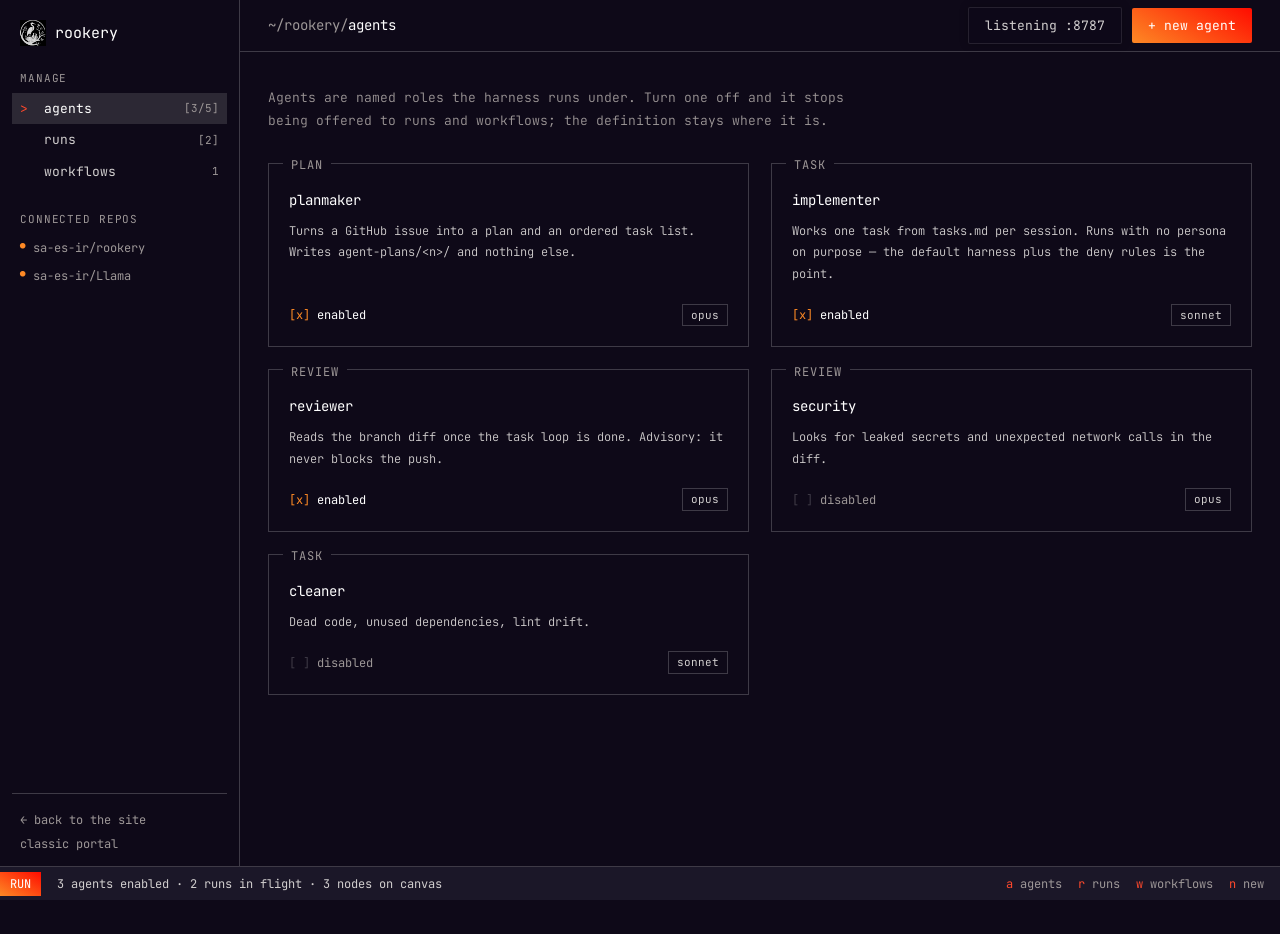
<file: ui/tui/portal.html>
<!doctype html>
<html lang="en">
<meta charset="utf-8">
<meta name="viewport" content="width=device-width,initial-scale=1">
<title>rookery — portal</title>
<link rel="preconnect" href="https://fonts.googleapis.com">
<link rel="preconnect" href="https://fonts.gstatic.com" crossorigin>
<link href="https://fonts.googleapis.com/css2?family=JetBrains+Mono:wght@300;400;500&display=swap" rel="stylesheet">
<link rel="icon" href="../rookery.png">
<link rel="stylesheet" href="styles.css">

<div class="app">
  <aside class="side">
    <a class="logo" href="index.html"><span class="mark"><img src="../rookery.png" alt=""></span>rookery</a>

    <div>
      <h4>manage</h4>
      <nav class="menu">
        <a data-view="agents" aria-current="page">agents <span class="count" id="cAgents"></span></a>
        <a data-view="runs">runs <span class="count" id="cRuns"></span></a>
        <a data-view="flow">workflows <span class="count">1</span></a>
      </nav>
    </div>

    <div>
      <h4>connected repos</h4>
      <ul class="repos">
        <li>sa-es-ir/rookery</li>
        <li>sa-es-ir/Llama</li>
      </ul>
    </div>

    <div class="bottom">
      <a href="index.html">← back to the site</a>
      <a href="../portal.html">classic portal</a>
    </div>
  </aside>

  <main>
    <div class="top">
      <h1>~/rookery/<b id="title">agents</b></h1>
      <div class="right">
        <span class="frost" title="Webhook listener">listening :8787</span>
        <button class="cta" id="new">+ new agent</button>
      </div>
    </div>

    <section class="view" id="agents">
      <p class="intro">Agents are named roles the harness runs under. Turn one off and it stops
        being offered to runs and workflows; the definition stays where it is.</p>
      <div class="grid" id="agentGrid"></div>
    </section>

    <section class="view" id="runs" hidden>
      <p class="intro">One issue, one worktree, one branch. Phase comes from the labels on the
        issue, so this view and GitHub can't disagree.</p>
      <div class="runs" id="runList">
        <div class="head"><span>repo · issue</span><span>title</span><span>phase</span><span>tasks</span></div>
      </div>
    </section>

    <section class="view" id="flow" hidden>
      <p class="intro">Drag an agent onto the canvas, then click an output port and an input port
        to set the order. Click a wire to cut it.</p>
      <div class="toolbar">
        <button class="cta" id="run">run workflow</button>
        <button class="ghost" id="clear">clear canvas</button>
        <span class="info" id="flowStatus"></span>
      </div>
      <div class="builder">
        <div class="box palette"><span class="cap">enabled agents</span>
          <div class="hint">drag onto the canvas</div>
          <div id="paletteList"></div>
        </div>
        <div id="canvas">
          <svg id="wires"><defs><linearGradient id="cur" x1="0" y1="0" x2="1" y2="1">
            <stop offset="0" stop-color="#077ac7"/><stop offset="1" stop-color="#6b21ef"/></linearGradient></defs></svg>
          <div class="empty" id="empty">empty canvas — drag an agent here</div>
        </div>
      </div>
    </section>
  </main>
</div>

<dialog id="dlg">
  <div class="bar-t"><b>new agent</b><span>esc to close</span></div>
  <form method="dialog" id="form"><div>
    <label for="f-id">name</label>
    <input id="f-id" name="id" required placeholder="doc-writer" pattern="[a-z0-9\-]+"
           title="lowercase letters, numbers and dashes">
    <label for="f-model">model</label>
    <select id="f-model" name="model"><option>opus</option><option>sonnet</option></select>
    <label for="f-desc">what it does</label>
    <textarea id="f-desc" name="desc" rows="3" required placeholder="Writes the README section for a new endpoint."></textarea>
    <div class="actions">
      <button class="ghost" value="cancel" formnovalidate>cancel</button>
      <button class="cta" value="save">add agent</button>
    </div>
  </div></form>
</dialog>

<div class="statusbar">
  <span class="mode">RUN</span>
  <span class="phase" id="sphase"></span>
  <span class="keys" aria-hidden="true">
    <span><b class="key">a</b> agents</span>
    <span><b class="key">r</b> runs</span>
    <span><b class="key">w</b> workflows</span>
    <span><b class="key">n</b> new</span>
  </span>
</div>

<script>
// ponytail: all state in memory, no persistence and no backend. Wire to agent.py when the shapes settle.
const AGENTS = [
  {id:'planmaker',   role:'plan',   model:'opus',   on:true,  desc:'Turns a GitHub issue into a plan and an ordered task list. Writes agent-plans/&lt;n&gt;/ and nothing else.'},
  {id:'implementer', role:'task',   model:'sonnet', on:true,  desc:'Works one task from tasks.md per session. Runs with no persona on purpose — the default harness plus the deny rules is the point.'},
  {id:'reviewer',    role:'review', model:'opus',   on:true,  desc:'Reads the branch diff once the task loop is done. Advisory: it never blocks the push.'},
  {id:'security',    role:'review', model:'opus',   on:false, desc:'Looks for leaked secrets and unexpected network calls in the diff.'},
  {id:'cleaner',     role:'task',   model:'sonnet', on:false, desc:'Dead code, unused dependencies, lint drift.'},
];
const RUNS = [
  {repo:'sa-es-ir/Llama',   n:102, title:'Upload receiver for transfers',        phase:'implementing',      cls:'live', done:7, total:12},
  {repo:'sa-es-ir/rookery', n:3,   title:'Create the frontend portal',           phase:'awaiting-approval', cls:'',     done:0, total:5},
  {repo:'sa-es-ir/Llama',   n:98,  title:'Permission handler drops role claims', phase:'error',             cls:'err',  done:2, total:6},
  {repo:'sa-es-ir/rookery', n:1,   title:'Add default agents',                   phase:'done',              cls:'ok',   done:4, total:4},
];
const flow = {nodes:[], edges:[], seq:0};

const $ = s => document.querySelector(s);
const el = (t,c,h) => {const e=document.createElement(t); if(c)e.className=c; if(h!=null)e.innerHTML=h; return e;};
// progress as characters, since a 3px div is not a thing a terminal can draw
const meter = (done,total,w=10) => {
  const f = Math.round(done / total * w);
  return '<i>' + '#'.repeat(f) + '.'.repeat(w - f) + '</i> ' + done + '/' + total;
};

/* --- shell nav --- */
function go(view){
  // toggleAttribute sets the value to "", which [aria-current=page] does not match
  document.querySelectorAll('.side .menu a').forEach(x =>
    x.dataset.view === view ? x.setAttribute('aria-current','page') : x.removeAttribute('aria-current'));
  ['agents','runs','flow'].forEach(v => $('#'+v).hidden = v !== view);
  $('#title').textContent = view === 'flow' ? 'workflows' : view;
  $('#new').hidden = view !== 'agents';
  // wires are measured off the DOM, which reads zero while the view is hidden
  if (view === 'flow') render();
  status();
}
document.querySelectorAll('.side .menu a').forEach(a => a.onclick = () => go(a.dataset.view));

function status(){
  const open = RUNS.filter(r => !['done','error'].includes(r.phase)).length;
  $('#sphase').textContent = AGENTS.filter(a => a.on).length + ' agents enabled  ·  ' +
    open + ' runs in flight  ·  ' + flow.nodes.length + ' nodes on canvas';
}

/* --- agents --- */
function agents(){
  const g = $('#agentGrid'); g.innerHTML = '';
  g.append(...AGENTS.map(a => {
    const c = el('div','box card',
      '<span class="cap">' + a.role + '</span>' +
      '<h3>' + a.id + '</h3>' +
      '<p>' + a.desc + '</p>' +
      '<div class="meta"><button class="toggle" aria-pressed="' + a.on + '">' +
        '<b>[' + (a.on ? 'x' : ' ') + ']</b> ' + (a.on ? 'enabled' : 'disabled') + '</button>' +
      '<span class="tag">' + a.model + '</span></div>');
    c.querySelector('.toggle').onclick = () => {
      a.on = !a.on;
      if (!a.on) {  // an agent that is off can't stay on the canvas
        flow.nodes.filter(n => n.agent === a.id).forEach(n => remove(n));
      }
      agents(); palette(); counts();
    };
    return c;
  }));
}

/* --- runs --- */
$('#runList').append(...RUNS.map(r => el('div','run',
  '<span class="where">' + r.repo + ' #' + r.n + '</span>' +
  '<span class="what">' + r.title + '</span>' +
  '<span class="lbl ' + r.cls + '">rookery:' + r.phase + '</span>' +
  '<span class="prog">' + meter(r.done, r.total) + '</span>')));

function counts(){
  $('#cAgents').textContent = '[' + AGENTS.filter(a => a.on).length + '/' + AGENTS.length + ']';
  $('#cRuns').textContent = '[' + RUNS.filter(r => !['done','error'].includes(r.phase)).length + ']';
  status();
}

/* --- new agent (native dialog, no modal library) --- */
$('#new').onclick = () => $('#dlg').showModal();
$('#form').onsubmit = e => {
  if (e.submitter && e.submitter.value === 'cancel') return;
  const f = new FormData(e.target);
  AGENTS.push({id:f.get('id'), role:'task', model:f.get('model'), on:true, desc:f.get('desc')});
  e.target.reset(); agents(); palette(); counts();
};

/* --- workflow --- */
function palette(){
  const p = $('#paletteList'); p.innerHTML = '';
  const on = AGENTS.filter(a => a.on);
  if (!on.length) { p.append(el('div','hint','Every agent is disabled.')); return; }
  p.append(...on.map(a => {
    const d = el('div','drag', a.id + '<small>' + a.model + '</small>');
    d.draggable = true;
    d.ondragstart = e => e.dataTransfer.setData('text/plain', a.id);
    return d;
  }));
}

const canvas = $('#canvas'), wires = $('#wires');
canvas.ondragover = e => {e.preventDefault(); canvas.classList.add('over');};
canvas.ondragleave = () => canvas.classList.remove('over');
canvas.ondrop = e => {
  e.preventDefault(); canvas.classList.remove('over');
  const r = canvas.getBoundingClientRect();
  add(e.dataTransfer.getData('text/plain'), e.clientX - r.left - 98, e.clientY - r.top - 34);
};

function add(agent, x, y){
  const n = {id:'n' + (++flow.seq), agent, x:Math.max(8,x), y:Math.max(8,y), status:'idle'};
  flow.nodes.push(n); render(); return n;
}

function remove(n){
  flow.nodes = flow.nodes.filter(x => x !== n);
  flow.edges = flow.edges.filter(e => e.from !== n.id && e.to !== n.id);
  armed = null;
}

/* Order = follow the wires from the node nobody points at. Forks take the first
   edge out; a closed cycle has no head and yields nothing to run. */
function order(){
  const targets = new Set(flow.edges.map(e => e.to));
  let cur = flow.nodes.find(n => !targets.has(n.id));
  const out = [];
  while (cur && !out.includes(cur)){
    out.push(cur);
    const e = flow.edges.find(e => e.from === cur.id);
    cur = e && flow.nodes.find(n => n.id === e.to);
  }
  return out;
}

let armed = null; // id of the node whose output port is waiting for a target

function render(){
  [...canvas.querySelectorAll('.node')].forEach(n => n.remove());
  $('#empty').hidden = flow.nodes.length > 0;
  const steps = order();
  $('#flowStatus').textContent = flow.nodes.length + ' node' + (flow.nodes.length === 1 ? '' : 's') +
    ' · ' + steps.length + '-step sequence';

  for (const n of flow.nodes){
    const i = steps.indexOf(n) + 1;
    const d = el('div', 'node ' + n.status,
      '<span class="x">&times;</span><b>' + (i ? i + '. ' : '') + n.agent + '</b>' +
      '<small>' + n.status + '</small><div class="port in"></div><div class="port out"></div>');
    d.style.left = n.x + 'px'; d.style.top = n.y + 'px';
    d.dataset.id = n.id;
    d.querySelector('.x').onclick = ev => {ev.stopPropagation(); remove(n); render();};
    d.querySelector('.out').onpointerdown = ev => {ev.stopPropagation(); armed = n.id; render();};
    d.querySelector('.in').onpointerdown = ev => {
      ev.stopPropagation();
      if (armed && armed !== n.id && !flow.edges.some(e => e.from === armed && e.to === n.id))
        flow.edges.push({from:armed, to:n.id});
      armed = null; render();
    };
    if (armed === n.id) d.querySelector('.out').classList.add('armed');
    d.onpointerdown = ev => drag(ev, n, d);
    canvas.append(d);
  }
  wire();
  status();
}

function drag(ev, n, d){
  const ox = ev.clientX - n.x, oy = ev.clientY - n.y;
  d.setPointerCapture(ev.pointerId);
  d.onpointermove = e => {
    n.x = Math.max(0, Math.min(canvas.clientWidth - 196, e.clientX - ox));
    n.y = Math.max(0, Math.min(canvas.clientHeight - 72, e.clientY - oy));
    d.style.left = n.x + 'px'; d.style.top = n.y + 'px';
    wire();
  };
  d.onpointerup = () => {d.onpointermove = null;};
}

function wire(){
  [...wires.querySelectorAll('path')].forEach(p => p.remove());
  // ports sit at the node's vertical centre — read it rather than guessing the card height
  const at = id => {
    const d = canvas.querySelector('.node[data-id="' + id + '"]');
    return d && [d.offsetLeft, d.offsetLeft + d.offsetWidth, d.offsetTop + d.offsetHeight / 2];
  };
  for (const e of flow.edges){
    const a = at(e.from), b = at(e.to);
    if (!a || !b) continue;
    const x1 = a[1], y1 = a[2], x2 = b[0], y2 = b[2], m = Math.max(40, Math.abs(x2 - x1) / 2);
    const p = document.createElementNS('http://www.w3.org/2000/svg','path');
    p.setAttribute('d', 'M' + x1 + ' ' + y1 + ' C' + (x1+m) + ' ' + y1 + ' ' + (x2-m) + ' ' + y2 + ' ' + x2 + ' ' + y2);
    p.setAttribute('stroke','url(#cur)');
    p.setAttribute('stroke-width','2');
    p.setAttribute('fill','none');
    p.onclick = () => {flow.edges = flow.edges.filter(x => x !== e); render();};
    wires.append(p);
  }
}

$('#clear').onclick = () => {flow.nodes = []; flow.edges = []; armed = null; render();};
$('#run').onclick = () => {
  const steps = order();
  if (!steps.length) return;
  flow.nodes.forEach(n => n.status = 'idle');
  steps.forEach((n, i) => {
    setTimeout(() => {n.status = 'running'; render();}, i * 900);
    setTimeout(() => {n.status = 'done';    render();}, i * 900 + 800);
  });
  render();
};

agents(); palette(); counts();
add('planmaker', 24, 50); add('implementer', 215, 175); add('reviewer', 406, 300);
flow.edges.push({from:'n1', to:'n2'}, {from:'n2', to:'n3'});
render();

// Keybindings, same contract as the landing page: only what the status bar advertises.
const VIEWS = {a:'agents', r:'runs', w:'flow'};
addEventListener('keydown', e => {
  if (e.metaKey || e.ctrlKey || e.altKey || $('#dlg').open ||
      /^(INPUT|TEXTAREA|SELECT)$/.test(e.target.tagName)) return;
  if (VIEWS[e.key]) go(VIEWS[e.key]);
  // without this the "n" lands in the name field the dialog just focused
  else if (e.key === 'n' && !$('#new').hidden) { e.preventDefault(); $('#dlg').showModal(); }
});

// ponytail: sequencing is the only logic worth a check — open portal.html?test
if (location.search.includes('test')){
  const saved = flow.edges;
  console.assert(order().map(n => n.agent).join() === 'planmaker,implementer,reviewer', 'chain order');
  flow.edges = [];
  console.assert(order().length === 1, 'no edges -> head only');
  flow.edges = [{from:'n1',to:'n2'},{from:'n2',to:'n1'}];
  console.assert(order().map(n => n.id).join() === 'n3', 'starts at the node nobody points at');
  flow.edges = [{from:'n1',to:'n2'},{from:'n2',to:'n3'},{from:'n3',to:'n1'}];
  console.assert(order().length === 0, 'closed cycle has no head -> empty sequence, not a hang');
  console.assert(meter(7, 12) === '<i>######....</i> 7/12', 'meter fills proportionally');
  flow.edges = saved; render();
  console.log('self-check done');
}
</script>
</file>
<file: ui/tui/styles.css>
/* Rookery TUI — the DESIGN.md palette rendered as a terminal instead of a landing page.
   Tokens come from ../styles.css so there is one source for them; everything below is
   the skin. Two rules are broken on purpose: radius (pills and 8px buttons are not
   terminal furniture) and type (one monospace family — a TUI with two families is not one). */
@import url("../styles.css");

body{font-family:var(--mono);letter-spacing:0;font-size:14px;padding-bottom:34px}
h1,h2,h3,h4{font-family:var(--mono);font-weight:300}
::selection{background:var(--scorch);color:#fff}
.cta,.ghost,.frost,.lbl{border-radius:2px;font-family:var(--mono);letter-spacing:0}
.cta,.ghost,.frost{font-size:13px;padding:9px 16px}
.lbl{font-size:12px;padding:2px 8px}
.dim{color:var(--fog)}
.key{color:var(--scorch);font-weight:400}
.eyebrow{font-family:var(--mono);font-size:12px;text-transform:none;letter-spacing:0}
[hidden]{display:none!important}

/* framed panel — the ncurses window: a rule box with its title set into the top edge.
   --capbg must match whatever the box sits on, or the title floats on a broken line. */
.box{position:relative;border:1px solid var(--smoke);padding:30px 26px 26px;--capbg:var(--void)}
.box>.cap{position:absolute;top:-.62em;left:14px;padding:0 8px;background:var(--capbg);
  font-size:12px;color:var(--fog);letter-spacing:.08em;text-transform:uppercase;white-space:nowrap}
.box.hot{border-color:rgba(255,142,93,.45);box-shadow:var(--inset)}

/* status bar — pinned, and fed by whatever the page is doing. The one thing that makes
   a page read as a running program rather than a picture of one. */
.statusbar{position:fixed;left:0;right:0;bottom:0;height:34px;z-index:40;background:var(--panel);
  border-top:1px solid var(--smoke);display:flex;align-items:center;gap:16px;font-size:12px;
  padding:0 16px;color:var(--fog);overflow:hidden}
.statusbar .mode{background:var(--ember);color:#fff;padding:3px 10px;margin-left:-16px;flex:none}
.statusbar .phase{color:var(--ash);white-space:nowrap;overflow:hidden;text-overflow:ellipsis}
.statusbar .keys{margin-left:auto;display:none;gap:16px;white-space:nowrap}
@media(min-width:720px){.statusbar .keys{display:flex}}

/* ── landing ───────────────────────────────────────────────────────────── */

.wrap{max-width:1080px}
.nav{height:52px;border-bottom:1px solid var(--smoke);position:sticky;top:0;background:var(--void);z-index:30}
.nav .wrap{height:100%;display:flex;align-items:center;gap:24px}
.nav .logo{font-family:var(--mono);font-size:15px;gap:9px}
.nav .mark{width:26px;height:26px}
.nav nav{display:none;gap:20px;margin-left:12px;font-size:13px}
.nav nav a{color:var(--fog)}
.nav nav a:hover{color:#fff}
.nav nav a b{font-weight:400;color:var(--scorch);margin-right:5px}
.nav .right{margin-left:auto;display:flex;align-items:center;gap:10px}
@media(min-width:900px){.nav nav{display:flex}}
@media(max-width:560px){.nav .frost{display:none}}

.hero{padding:56px 0 72px;position:relative;overflow:hidden}
.hero::before{content:"";position:absolute;inset:0;pointer-events:none;
  background:radial-gradient(126% 234% at 10% 142%,rgba(217,126,75,.133) 0%,rgba(255,255,255,0) 37%)}
.hero .wrap{position:relative;display:grid;gap:48px}
@media(min-width:980px){.hero .wrap{grid-template-columns:1.02fr .98fr;column-gap:56px;align-items:start}}
.crest{display:flex;align-items:center;gap:16px;margin-bottom:26px}
.crest .mark{width:64px;height:64px}
.crest b{display:block;color:#fff;font-weight:400;font-size:15px}
.crest span.sub{font-size:12px;color:var(--fog)}
.shell-line{font-size:13px;color:var(--fog);margin-bottom:26px;line-height:2}
.shell-line .p{color:rgb(253,137,37)}
.shell-line .cmd{color:var(--ash)}
.cur{display:inline-block;width:.6em;background:var(--ash);color:transparent;animation:blink 1.06s steps(1) infinite}
@keyframes blink{50%{background:transparent}}
/* mono is ~0.6em per glyph, so the headline sizes off its longest line (24 chars),
   not off the column — at 38px "Review the pull request." wraps. */
.hero h1{font-size:clamp(22px,2.6vw,32px);line-height:1.28;letter-spacing:-.5px}
.hero h1 em{font-style:normal;color:var(--fog)}
.hero .lede{margin-top:22px;font-size:14px;line-height:1.8;color:var(--ash);max-width:62ch;font-weight:300}
.hero .actions{margin-top:28px;display:flex;flex-wrap:wrap;gap:10px}

.issue{display:flex;flex-direction:column;gap:16px;padding-bottom:22px}
.issue .top{display:flex;gap:10px;font-size:12px;color:var(--fog)}
.issue .top .num{margin-left:auto;color:var(--ash)}
.issue h2{font-size:16px;line-height:1.4;font-weight:400;color:#fff}
.issue .labels{min-height:22px}
.issue .body{font-size:13px;line-height:1.75;color:var(--ash);font-weight:300}
.issue .by{font-size:12px;color:var(--fog)}
.issue .by b{font-weight:400;color:var(--ash)}
.issue .foot{font-size:12px;color:var(--fog);display:flex;justify-content:space-between;gap:12px;flex-wrap:wrap}
.rule{border-top:1px dashed var(--smoke)}
.tasks{display:grid;gap:9px;font-size:13px}
.tasks li{display:flex;gap:10px;color:var(--fog);transition:color .3s}
.tasks li .bx{flex:none;width:3ch;color:var(--smoke)}
.tasks li.on{color:var(--ash)}
.tasks li.on .bx{color:rgb(253,137,37)}
.tasks li.done .bx{color:var(--scorch)}
.tasks li.done .txt{text-decoration:line-through;text-decoration-color:var(--smoke)}
.bar{font-size:13px;color:var(--fog);display:flex;gap:10px}
.bar .fill{color:var(--scorch);letter-spacing:-.5px}

.sec{padding:80px 0}
.sec-head{max-width:64ch;margin-bottom:44px}
.sec-head h2{font-size:clamp(22px,3vw,30px);line-height:1.2;letter-spacing:-.4px;margin-top:10px}
.sec-head p{margin-top:16px;color:var(--fog);font-size:13px;line-height:1.8;font-weight:300}

/* the loop — drawn as a process tree */
.tree li{position:relative;padding:0 0 28px 26px;border-left:1px dashed var(--smoke)}
.tree li::after{content:"";position:absolute;left:0;top:.72em;width:15px;height:1px;background:var(--smoke)}
.tree li:last-child{padding-bottom:0}
/* masks the dashed line below the last tick, turning that node's connector into an elbow */
.tree li:last-child::before{content:"";position:absolute;left:-1px;top:.72em;bottom:-2px;width:1px;background:var(--void)}
.tree .pin{position:absolute;left:-6px;top:0;background:var(--void);color:rgb(107,33,239);font-size:12px;line-height:1.5}
.tree li.gate .pin{color:var(--scorch)}
.tree h3{font-size:15px;font-weight:400;color:#fff;margin:12px 0 7px}
.tree p{color:var(--ash);font-weight:300;font-size:13px;line-height:1.8;max-width:66ch}
.tree .you{display:inline-block;margin-top:8px;font-size:12px;color:rgb(253,137,37)}
.tree code{color:#fff}
@media(min-width:980px){
  .tree-grid{display:grid;grid-template-columns:.8fr 1.2fr;gap:56px;align-items:start}
  .tree-grid .sec-head{margin-bottom:0;position:sticky;top:90px}
}

.cards{display:grid;gap:22px;grid-template-columns:repeat(auto-fit,minmax(300px,1fr))}
.cards h3{font-size:15px;font-weight:400;color:#fff;line-height:1.4;margin:0 0 10px}
.cards p{color:var(--ash);font-weight:300;font-size:13px;line-height:1.8}
.cards code{color:#fff}

.refuse{display:grid;gap:14px}
@media(min-width:620px){.refuse{grid-template-columns:1fr 1fr}}
@media(min-width:1080px){.refuse{grid-template-columns:repeat(4,1fr)}}
.refuse .box{padding:26px 20px 20px}
.refuse .cap{color:var(--scorch)}
.refuse b{display:block;color:#fff;font-weight:400;font-size:14px;margin-bottom:8px}
.refuse p{font-size:12px;color:var(--fog);font-weight:300;line-height:1.8}

.close{--capbg:var(--panel);background:var(--panel);text-align:center;padding:56px 32px 48px;margin-bottom:80px}
.close h2{font-size:clamp(20px,3vw,26px);line-height:1.3}
.close p{margin:16px auto 26px;color:var(--fog);max-width:56ch;font-weight:300;font-size:13px;line-height:1.8}

footer{border-top:1px solid var(--smoke);padding:44px 0 56px;position:relative}
footer::before{content:"";position:absolute;inset:0;pointer-events:none;
  background:radial-gradient(circle farthest-side at 100% -80%,rgba(175,106,140,.46),rgba(98,65,83,.38) 39%,rgba(0,0,0,0) 55%)}
footer .wrap{position:relative;display:flex;flex-wrap:wrap;gap:28px;justify-content:space-between;align-items:center}
footer .logo{font-family:var(--mono);font-size:16px;gap:10px}
footer .mark{width:34px;height:34px}
footer p{color:var(--fog);font-size:12px;max-width:44ch;font-weight:300;margin-top:12px;line-height:1.8}
footer .links{display:flex;gap:22px;font-size:13px;color:var(--fog)}
footer .links a:hover{color:#fff}

/* ── portal ────────────────────────────────────────────────────────────── */

.app{display:grid;min-height:100vh;grid-template-columns:1fr}
@media(min-width:900px){.app{grid-template-columns:240px 1fr}}

.side{border-right:1px solid var(--smoke);padding:16px 12px 44px;display:flex;flex-direction:column;gap:24px}
@media(min-width:900px){.side{position:sticky;top:0;height:100vh}}
.side .logo{font-family:var(--mono);font-size:15px;gap:9px;padding:4px 8px 0}
.side .mark{width:26px;height:26px}
.side h4{font-size:11px;color:var(--fog);letter-spacing:.08em;text-transform:uppercase;
  font-weight:400;padding:0 8px;margin-bottom:6px}
.side .menu a{display:flex;align-items:center;gap:8px;padding:6px 8px;font-size:13px;
  color:var(--ash);cursor:pointer}
.side .menu a::before{content:"  ";color:var(--scorch);white-space:pre}
.side .menu a:hover{background:var(--shell)}
.side .menu a[aria-current=page]{background:var(--shell);color:#fff}
.side .menu a[aria-current=page]::before{content:"> "}
.side .menu .count{margin-left:auto;font-size:11px;color:var(--fog)}
.repos li{display:flex;gap:8px;padding:5px 8px;font-size:12px;color:var(--fog)}
.repos li::before{content:"●";color:rgb(253,137,37);font-size:9px;line-height:1.7}
.side .bottom{margin-top:auto;border-top:1px solid var(--smoke);padding-top:14px}
.side .bottom a{font-size:12px;color:var(--fog);display:block;padding:3px 8px}
.side .bottom a:hover{color:#fff}
/* below the sidebar breakpoint it collapses to a scrolling top strip */
@media(max-width:899px){
  .side{flex-direction:row;align-items:center;gap:14px;padding:10px 14px;overflow-x:auto;
    border-right:0;border-bottom:1px solid var(--smoke);scrollbar-width:none}
  .side::-webkit-scrollbar{display:none}
  .side h4,.side .repos,.side .bottom{display:none}
  .side .menu{display:flex;gap:2px}
  .side .menu a{white-space:nowrap}
  main>.top{padding:0 14px}
  main>.top .frost{display:none}
  .view{padding:20px 14px}
}

main{min-width:0}
/* scoped to main: the landing's issue card has a .top of its own */
main>.top{height:52px;border-bottom:1px solid var(--smoke);display:flex;align-items:center;gap:14px;
  padding:0 28px;position:sticky;top:0;background:var(--void);z-index:10}
main>.top h1{font-size:14px;font-weight:400;color:var(--fog)}
main>.top h1 b{font-weight:400;color:#fff}
main>.top .right{margin-left:auto;display:flex;gap:10px;align-items:center}
.view{padding:34px 28px 28px}
.intro{color:var(--fog);font-size:13px;line-height:1.8;font-weight:300;max-width:76ch;margin-bottom:30px}

/* agents */
.grid{display:grid;gap:22px;grid-template-columns:repeat(auto-fill,minmax(320px,1fr))}
.card{padding:26px 20px 20px;display:flex;flex-direction:column}
.card h3{font-size:14px;font-weight:400;color:#fff}
.card p{color:var(--ash);font-weight:300;font-size:12px;line-height:1.8;margin:10px 0 18px;flex:1}
.card .meta{display:flex;align-items:center;gap:10px}
.card .tag{border:1px solid var(--smoke);padding:2px 8px;font-size:11px;color:var(--ash);margin-left:auto}
.toggle{border:0;background:transparent;color:var(--fog);padding:0;font-size:12px;cursor:pointer;
  font-family:var(--mono)}
.toggle b{font-weight:400;color:var(--smoke)}
.toggle[aria-pressed=true]{color:#fff}
.toggle[aria-pressed=true] b{color:rgb(253,137,37)}

/* runs — a table, because that is what a list of runs is */
.runs{display:flex;flex-direction:column}
.runs .head,.run{display:grid;gap:12px;align-items:center;padding:11px 12px;
  grid-template-columns:1fr auto}
/* columns sized off the widest cell in each: "sa-es-ir/rookery #3",
   "rookery:awaiting-approval" (25ch + the pill's padding), "########.. 12/12" */
@media(min-width:820px){.runs .head,.run{grid-template-columns:21ch 1fr 27ch 17ch}}
.runs .head{font-size:11px;color:var(--fog);letter-spacing:.08em;text-transform:uppercase;
  border-bottom:1px solid var(--smoke)}
.run{border-bottom:1px dashed var(--smoke);font-size:13px}
.run:hover{background:var(--surface)}
.run .where{font-size:12px;color:var(--fog)}
.run .what{color:#fff;font-weight:300;min-width:0;overflow:hidden;text-overflow:ellipsis;white-space:nowrap}
.run .prog{font-size:12px;color:var(--fog);white-space:nowrap}
.run .prog i{font-style:normal;color:var(--scorch);letter-spacing:-.5px}
.run .lbl{justify-self:start}
/* one column below the table breakpoint — a truncated title is the one cell worth keeping */
@media(max-width:819px){
  .runs .head{display:none}
  .run{grid-template-columns:1fr;gap:6px}
  .run .what{white-space:normal}
}

/* workflow */
.toolbar{display:flex;gap:10px;align-items:center;margin-bottom:18px;flex-wrap:wrap}
.toolbar .info{font-size:12px;color:var(--fog);margin-left:auto}
.builder{display:grid;gap:20px;grid-template-columns:1fr}
@media(min-width:900px){.builder{grid-template-columns:230px 1fr;align-items:start}}
.palette{padding:26px 16px 16px}
.palette .hint{font-size:11px;color:var(--fog);margin-bottom:12px}
.drag{border:1px solid var(--smoke);padding:8px 10px;margin-bottom:7px;cursor:grab;
  font-size:13px;color:var(--ash);user-select:none}
.drag:hover{border-color:var(--fog)}
.drag:active{cursor:grabbing}
.drag small{display:block;color:var(--fog);font-size:11px}
#canvas{position:relative;background:var(--panel);border:1px solid var(--smoke);height:540px;overflow:hidden;
  background-image:radial-gradient(circle,rgba(255,255,255,.07) 1px,transparent 1px);background-size:20px 20px}
#canvas.over{box-shadow:rgba(255,255,255,.14) 0 0 0 1px inset}
#wires{position:absolute;inset:0;width:100%;height:100%;pointer-events:none}
#wires path{pointer-events:stroke;cursor:pointer}
.node{position:absolute;width:196px;background:var(--surface);border:1px solid var(--smoke);
  padding:10px 12px;cursor:grab;user-select:none;touch-action:none;font-size:13px}
.node.running{border-color:rgb(253,137,37);box-shadow:0 0 22px rgba(255,73,44,.28)}
.node.done{border-color:#077ac7}
.node b{font-weight:400;color:#fff;display:block}
.node small{font-size:11px;color:var(--fog)}
.node .x{position:absolute;top:2px;right:7px;color:var(--fog);cursor:pointer;line-height:1.2}
.node .x:hover{color:var(--scorch)}
.port{position:absolute;top:50%;margin-top:-6px;width:12px;height:12px;
  background:var(--shell);border:1px solid var(--smoke);cursor:crosshair}
.port.in{left:-7px}.port.out{right:-7px}
.port:hover,.port.armed{background:rgb(7,122,199);border-color:rgb(107,33,239)}
.empty{position:absolute;inset:0;display:grid;place-content:center;text-align:center;
  color:var(--fog);font-size:13px;pointer-events:none}

/* new agent dialog */
dialog{background:var(--void);color:var(--ash);border:1px solid var(--smoke);border-radius:0;
  padding:0;width:min(440px,92vw)}
dialog::backdrop{background:rgba(14,9,24,.72)}
dialog .bar-t{border-bottom:1px solid var(--smoke);padding:9px 14px;font-size:12px;color:var(--fog);
  display:flex;justify-content:space-between}
dialog .bar-t b{font-weight:400;color:#fff}
dialog form>div{padding:20px 22px}
label{display:block;font-size:11px;color:var(--fog);margin-bottom:5px}
input,textarea,select{width:100%;background:var(--panel);border:1px solid var(--smoke);border-radius:2px;
  color:var(--ash);font:400 13px var(--mono);padding:8px 10px;margin-bottom:16px;resize:vertical}
input:focus,textarea:focus,select:focus{outline:none;border-color:rgb(107,33,239)}
::placeholder{color:#6b6570}
dialog .actions{display:flex;gap:10px;justify-content:flex-end;padding-top:2px}
</file>
<file: ui/styles.css>
/* Rookery — shared tokens and chrome. Values are from DESIGN.md; don't invent new ones here. */
:root{
  --void:#0e0918; --surface:#1a1624; --panel:#1b1728; --shell:#2c2834;
  --smoke:#3e3a46; --ash:#d1cece; --fog:#9d9797; --rail:#e5e7eb; --white:#fff;
  --ember:linear-gradient(30deg,rgb(253,137,37),rgb(255,12,0));
  --current:linear-gradient(141deg,rgb(7,122,199),rgb(107,33,239));
  --scorch:#ff492c;
  --font:'DM Sans',ui-sans-serif,system-ui,-apple-system,"Segoe UI",Roboto,sans-serif;
  --mono:'JetBrains Mono',ui-monospace,SFMono-Regular,Consolas,monospace;
  --inset:rgba(255,255,255,.1) 0 0 0 1px inset, rgba(255,142,93,.3) 0 1px 0 0 inset;
}
*{box-sizing:border-box}
html{-webkit-text-size-adjust:100%}
body{margin:0;background:var(--void);color:var(--ash);
  font:400 16px/1.5 var(--font);letter-spacing:-.29px;-webkit-font-smoothing:antialiased}
h1,h2,h3,h4{margin:0;color:var(--white);font-weight:300}
p{margin:0}
a{color:inherit;text-decoration:none}
ul,ol{margin:0;padding:0;list-style:none}
button{font:inherit}
:focus-visible{outline:2px solid rgb(107,33,239);outline-offset:3px;border-radius:4px}
.wrap{max-width:1200px;margin:0 auto;padding:0 24px}
.mono{font-family:var(--mono);font-size:13px;letter-spacing:0}
.eyebrow{font-size:12px;color:var(--fog);text-transform:uppercase;letter-spacing:.1em}

/* buttons — ember is CTA only, never a surface */
.cta{display:inline-block;background:var(--ember);color:#fff;border:0;border-radius:8px;
  padding:12px 24px;font:400 15px var(--font);cursor:pointer;transition:filter .2s;white-space:nowrap}
.cta:hover{filter:brightness(1.12)}
.ghost{display:inline-block;background:transparent;border:1px solid var(--rail);color:#fff;
  border-radius:8px;padding:11px 22px;font:400 15px var(--font);cursor:pointer;transition:background .2s;white-space:nowrap}
.ghost:hover{background:rgba(255,255,255,.06)}
.frost{display:inline-flex;align-items:center;gap:8px;background:rgba(13,10,25,.28);
  border:1px solid rgba(255,255,255,.1);color:var(--ash);border-radius:8px;padding:8px 14px;
  font:400 14px var(--font);cursor:pointer;box-shadow:rgba(0,0,0,.26) 0 0 8px 0}
.frost:hover{color:#fff;border-color:var(--smoke)}

/* The mark. rookery.png is dark art on a white plate, which is backwards for this
   palette — grayscale+invert flips it to ash, and `screen` drops the plate to the
   backdrop, so no alpha-channel version of the file is needed. The box crops the
   serif wordmark off the bottom; the DM Sans one beside it does that job. */
.logo{display:flex;align-items:center;gap:11px;color:var(--white);font-size:18px;font-weight:400}
.mark{width:36px;height:36px;flex:none;position:relative;overflow:hidden}
.mark img{position:absolute;width:131.6%;left:-14.9%;top:-7.1%;  /* crops to the emblem's bbox (source 103,49 693x693) at any .mark size */
  filter:grayscale(1) invert(1) contrast(1.3) brightness(.88);mix-blend-mode:screen}

/* GitHub-style label pill — the product's real artifact, used on both pages */
.lbl{display:inline-flex;align-items:center;gap:6px;font-family:var(--mono);font-size:12px;
  letter-spacing:0;padding:3px 10px;border-radius:9999px;background:var(--shell);
  color:var(--ash);border:1px solid var(--smoke);white-space:nowrap}
.lbl.live{background:var(--ember);border-color:transparent;color:#fff}
.lbl.ok{background:#fff;border-color:transparent;color:#48556a}
.lbl.err{background:rgba(255,73,44,.16);border-color:var(--scorch);color:#ffb3a5}

[hidden]{display:none!important}   /* beats .frost and friends, which set display */

/* A node's card: the panel under a diagram shows one (flow.js card(), the portal's slotNode()).
   A plain .node is a claude call, .you a human gate, .bot Rookery itself. */
.flow .node{position:relative;background:var(--surface);border-radius:12px;padding:18px 22px;
  display:flex;flex-direction:column;gap:8px}
.flow .node.you{background:rgba(255,142,93,.05);box-shadow:rgba(253,137,37,.55) 0 0 0 1px inset}
.flow .node.bot{background:transparent;box-shadow:rgba(255,255,255,.1) 0 0 0 1px inset}
.flow .node header{display:flex;align-items:center;gap:10px;flex-wrap:wrap}
.flow .node h3{font-size:17px;font-weight:400}
.flow .node header .lbl{margin-left:auto}
.flow .kind{font:400 11px var(--mono);letter-spacing:.08em;text-transform:uppercase;color:var(--fog)}
.flow .you .kind{color:rgb(253,137,37)}
.flow .who{font-size:14px;color:var(--fog)}
.flow .who b{font-weight:400;color:#fff;font-family:var(--mono);font-size:13px;letter-spacing:0}
.flow .note{font-size:14px;color:var(--ash);font-weight:300}
.flow .note code,.flow .again code,.fx-foot code{font-family:var(--mono);font-size:12px;letter-spacing:0;color:#fff}
.flow .again{display:flex;gap:6px;align-items:center;flex-wrap:wrap;margin-top:4px;padding-top:12px;
  border-top:1px dashed var(--smoke);font-size:13px;color:var(--fog)}
.flow .again::before{content:"\21BB";font-size:15px;color:#077ac7}

/* The run as an animated sequence diagram (flow.js): lanes, nodes over an SVG of wires, a panel. */
.fx-stage{position:relative;min-height:160px}
.fx-wires{position:absolute;inset:0;width:100%;height:100%;overflow:visible;pointer-events:none}
.fx-lane{position:absolute;top:0;transform:translateX(-50%);white-space:nowrap;
  font:400 11px var(--mono);letter-spacing:.08em;text-transform:uppercase;color:var(--fog)}
.fx-lane.you{color:rgb(253,137,37)}
.fx-life{stroke:var(--smoke);stroke-dasharray:2 6}
/* the current: dashes that flow along every wire; 6+7 and 4+9 both divide the 26px offset */
.fx-wire{fill:none;stroke-width:2;stroke-dasharray:6 7;animation:fx-flow 1.2s linear infinite;transition:stroke-width .2s}
.fx-wire.loop{stroke-dasharray:4 9}
.fx-wire.alt{opacity:.55}
.fx-wire.hot{stroke-width:3.5;opacity:1}
@keyframes fx-flow{to{stroke-dashoffset:-26}}
.fx-dot{fill:#fff;filter:drop-shadow(0 0 4px rgb(7,122,199)) drop-shadow(0 0 10px rgb(107,33,239))}
.fx-cond{position:absolute;transform:translate(-50%,-50%);white-space:nowrap;pointer-events:none;
  font:400 11px var(--mono);letter-spacing:0;color:var(--fog);background:var(--void);padding:1px 6px;border-radius:6px}
.fx-cond.up{transform:translate(4px,-50%)}
.fx-node{position:absolute;display:flex;flex-direction:column;gap:2px;text-align:left;cursor:pointer;
  padding:10px 12px;border:0;border-radius:12px;background:var(--surface);color:var(--ash);
  transition:box-shadow .35s,background-color .35s}
.fx-node b{font-weight:400;font-size:14px;line-height:1.3;color:#fff}
.fx-node.you{background:linear-gradient(rgba(255,142,93,.06),rgba(255,142,93,.06)),var(--void);
  box-shadow:rgba(253,137,37,.55) 0 0 0 1px inset}
.fx-node.bot{background:var(--void);box-shadow:rgba(255,255,255,.14) 0 0 0 1px inset}
.fx-node.opt{box-shadow:rgba(255,255,255,.22) 0 0 0 1px inset}
.fx-node.seen b::after{content:" \2713";color:var(--fog)}
/* the step the packet just reached: lit from within, with a halo (DESIGN.md's inset glow) */
.fx-node.on{box-shadow:rgb(107,33,239) 0 0 0 1px inset,rgba(255,142,93,.6) 0 -2px 0 0 inset,0 0 24px rgba(107,33,239,.4)}
.fx-who{font:400 11px/1.4 var(--mono);letter-spacing:0;color:var(--fog);overflow-wrap:anywhere}
.fx-tag{font:400 10px var(--mono);letter-spacing:.08em;text-transform:uppercase;color:var(--fog)}
.fx-loop{font-size:12px;color:var(--fog)}
.fx-panel{margin-top:24px;min-height:170px;display:flex;flex-direction:column;gap:12px}
.fx-bar{display:flex;align-items:center;justify-content:space-between;gap:16px}
.fx-say{font-size:14px;font-weight:300;color:var(--ash);min-height:21px}
.fx-ctl{flex:none;padding:6px 12px;font-size:13px}
.fx-foot{margin-top:8px;line-height:2.2;font-size:13px;color:var(--fog)}
@media(max-width:600px){
  .fx-node{padding:8px 9px}
  .fx-node b{font-size:13px}
  .fx-model{display:none}
  .fx-model{display:none}
  .flow .node{padding:16px 18px}
}

@media (prefers-reduced-motion:reduce){
  *,*::before,*::after{animation-duration:.001ms!important;animation-iteration-count:1!important;
    transition-duration:.001ms!important}
}
</file>
